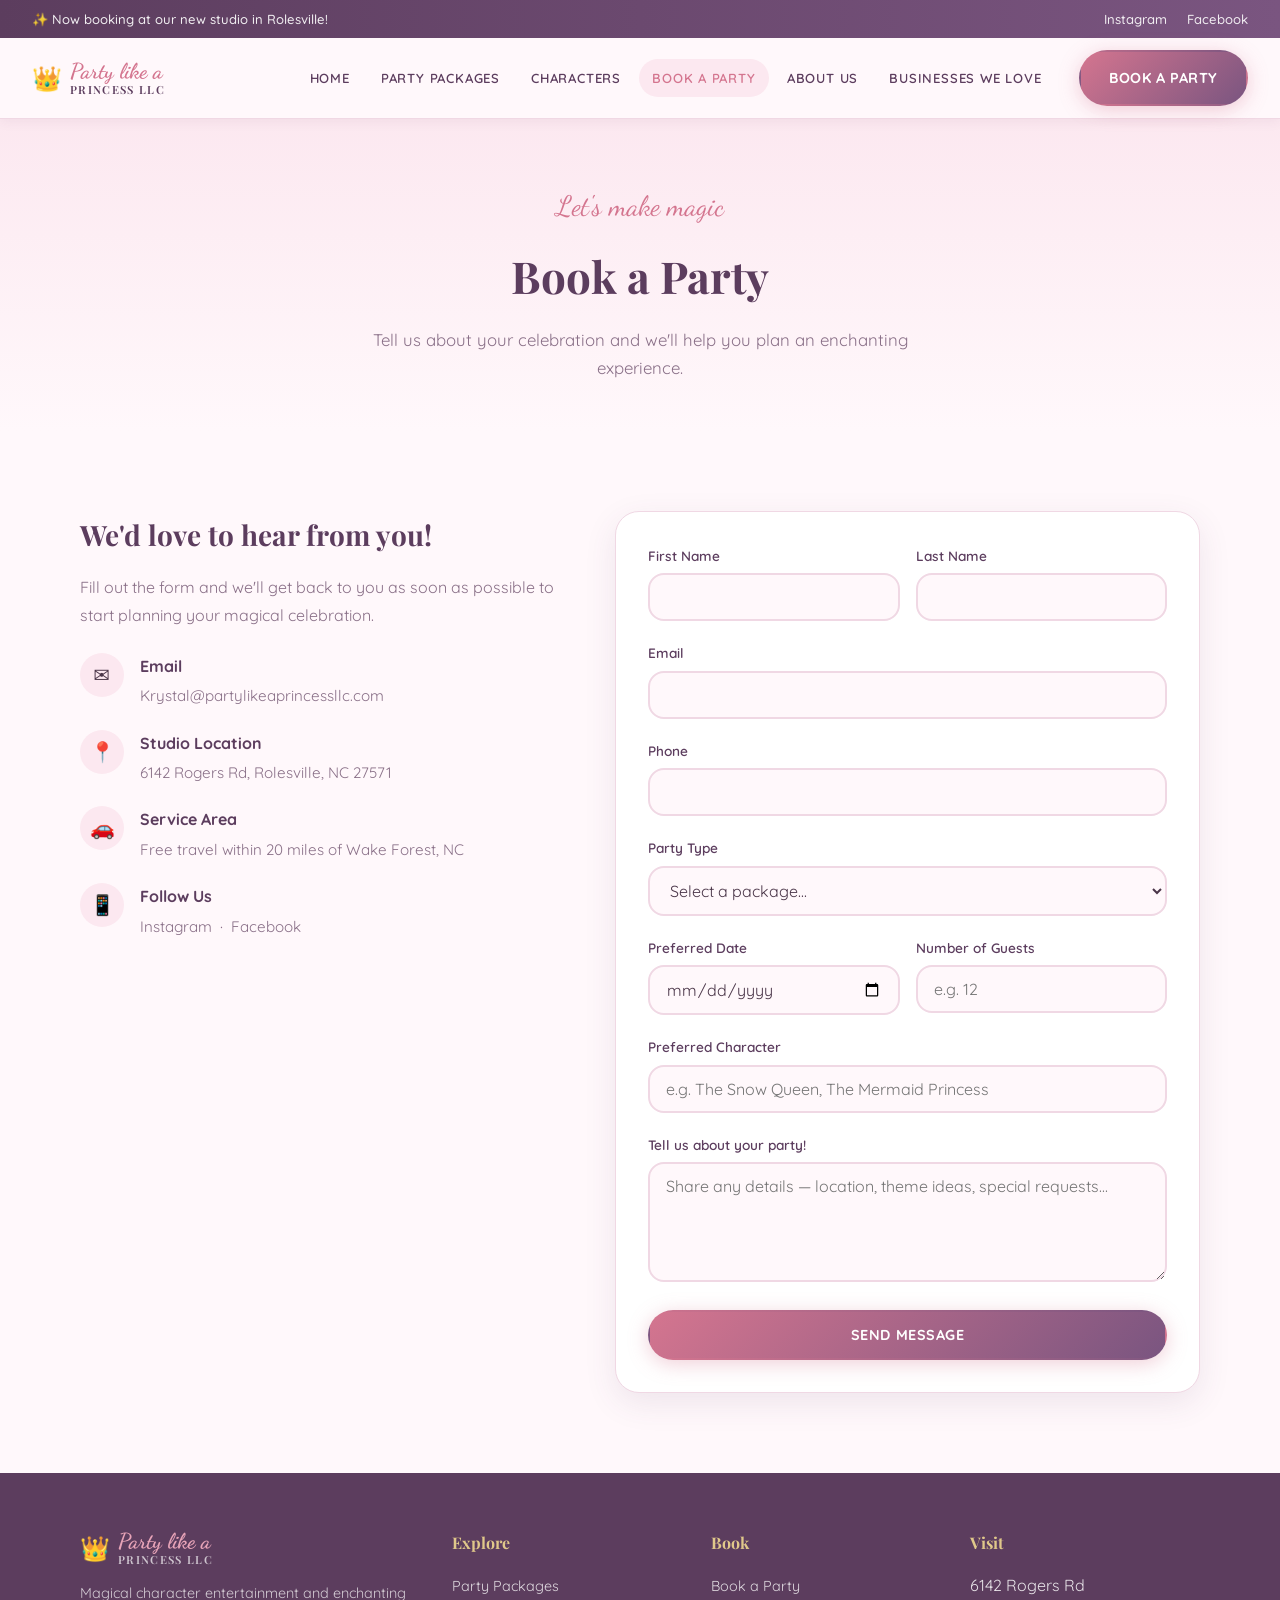
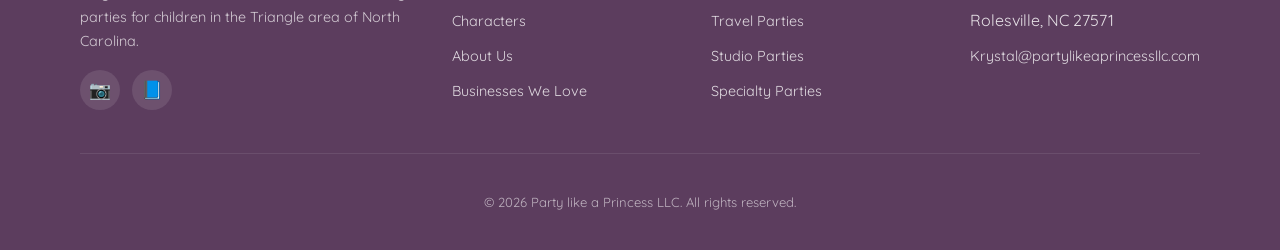
<file: book.html>
<!DOCTYPE html>
<html lang="en">
<head>
  <meta charset="UTF-8">
  <meta name="viewport" content="width=device-width, initial-scale=1.0">
  <meta name="description" content="Book a magical party with Party like a Princess LLC — children's character entertainment in Rolesville &amp; the Triangle, NC.">
  <title>Book a Party — Party like a Princess LLC</title>
  <link rel="preconnect" href="https://fonts.googleapis.com">
  <link rel="preconnect" href="https://fonts.gstatic.com" crossorigin>
  <link href="https://fonts.googleapis.com/css2?family=Dancing+Script:wght@600;700&family=Playfair+Display:ital,wght@0,500;0,600;0,700;1,500&family=Quicksand:wght@400;500;600;700&display=swap" rel="stylesheet">
  <link rel="stylesheet" href="css/styles.css">
</head>
<body>
  <header class="site-header">
    <div class="utility-bar">
      <div class="utility-bar-inner">
        <p>✨ Now booking at our new studio in Rolesville!</p>
        <div class="utility-bar-links">
          <a href="https://www.instagram.com/partylikeaprincessllc/" target="_blank" rel="noopener noreferrer">Instagram</a>
          <a href="https://www.facebook.com/Party-like-a-Princess-LLC-127291132004482/" target="_blank" rel="noopener noreferrer">Facebook</a>
        </div>
      </div>
    </div>
    <nav class="nav" aria-label="Main">
      <a class="nav-logo" href="index.html">
        <span class="nav-logo-crown" aria-hidden="true">👑</span>
        <span class="nav-logo-text">
          <span class="nav-logo-script">Party like a</span>
          <span class="nav-logo-name">Princess LLC</span>
        </span>
      </a>
      <button class="nav-toggle" aria-expanded="false" aria-controls="nav-menu" aria-label="Toggle menu">
        <span></span><span></span><span></span>
      </button>
      <ul class="nav-menu" id="nav-menu">
        <li><a href="index.html">Home</a></li>
        <li><a href="packages.html">Party Packages</a></li>
        <li><a href="characters.html">Characters</a></li>
        <li><a href="book.html" aria-current="page">Book a Party</a></li>
        <li><a href="about.html">About Us</a></li>
        <li><a href="partners.html">Businesses We Love</a></li>
      </ul>
      <div class="nav-actions">
        <a class="btn btn-primary" href="book.html">Book a Party</a>
      </div>
    </nav>
  </header>

  <main>
    <section class="page-hero">
      <div class="container">
        <span class="page-hero-script">Let's make magic</span>
        <h1>Book a Party</h1>
        <p>Tell us about your celebration and we'll help you plan an enchanting experience.</p>
      </div>
    </section>

    <section class="section">
      <div class="container">
        <div class="contact-grid">
          <div class="contact-info">
            <h2>We'd love to hear from you!</h2>
            <p>
              Fill out the form and we'll get back to you as soon as possible to
              start planning your magical celebration.
            </p>

            <div class="contact-detail">
              <div class="contact-detail-icon" aria-hidden="true">✉️</div>
              <div>
                <strong>Email</strong>
                <a href="mailto:Krystal@partylikeaprincessllc.com">Krystal@partylikeaprincessllc.com</a>
              </div>
            </div>

            <div class="contact-detail">
              <div class="contact-detail-icon" aria-hidden="true">📍</div>
              <div>
                <strong>Studio Location</strong>
                <span>6142 Rogers Rd, Rolesville, NC 27571</span>
              </div>
            </div>

            <div class="contact-detail">
              <div class="contact-detail-icon" aria-hidden="true">🚗</div>
              <div>
                <strong>Service Area</strong>
                <span>Free travel within 20 miles of Wake Forest, NC</span>
              </div>
            </div>

            <div class="contact-detail">
              <div class="contact-detail-icon" aria-hidden="true">📱</div>
              <div>
                <strong>Follow Us</strong>
                <span>
                  <a href="https://www.instagram.com/partylikeaprincessllc/" target="_blank" rel="noopener noreferrer">Instagram</a>
                  &nbsp;·&nbsp;
                  <a href="https://www.facebook.com/Party-like-a-Princess-LLC-127291132004482/" target="_blank" rel="noopener noreferrer">Facebook</a>
                </span>
              </div>
            </div>
          </div>

          <div class="contact-form-wrap">
          <form class="contact-form" id="contact-form">
            <div class="form-row">
              <div class="form-group">
                <label for="first-name">First Name</label>
                <input type="text" id="first-name" name="first-name" required autocomplete="given-name">
              </div>
              <div class="form-group">
                <label for="last-name">Last Name</label>
                <input type="text" id="last-name" name="last-name" required autocomplete="family-name">
              </div>
            </div>

            <div class="form-group">
              <label for="email">Email</label>
              <input type="email" id="email" name="email" required autocomplete="email">
            </div>

            <div class="form-group">
              <label for="phone">Phone</label>
              <input type="tel" id="phone" name="phone" autocomplete="tel">
            </div>

            <div class="form-group">
              <label for="party-type">Party Type</label>
              <select id="party-type" name="party-type" required>
                <option value="">Select a package...</option>
                <option value="travel-dreams">Travel — Dreams Do Come True ($275)</option>
                <option value="travel-happily">Travel — Happily Ever After ($350)</option>
                <option value="studio-dreams">Studio — Dreams Do Come True ($500)</option>
                <option value="studio-happily">Studio — Happily Ever After ($625)</option>
                <option value="karaoke">Karaoke Party ($350)</option>
                <option value="spa">Spa Party ($500)</option>
                <option value="other">Not sure yet / Other</option>
              </select>
            </div>

            <div class="form-row">
              <div class="form-group">
                <label for="party-date">Preferred Date</label>
                <input type="date" id="party-date" name="party-date">
              </div>
              <div class="form-group">
                <label for="guests">Number of Guests</label>
                <input type="number" id="guests" name="guests" min="1" max="30" placeholder="e.g. 12">
              </div>
            </div>

            <div class="form-group">
              <label for="character">Preferred Character</label>
              <input type="text" id="character" name="character" placeholder="e.g. The Snow Queen, The Mermaid Princess">
            </div>

            <div class="form-group">
              <label for="message">Tell us about your party!</label>
              <textarea id="message" name="message" placeholder="Share any details — location, theme ideas, special requests..."></textarea>
            </div>

            <button class="btn btn-primary" type="submit" style="width: 100%;">Send Message</button>
          </form>

          <div class="form-success" id="form-success">
            <h3>Thank you! ✨</h3>
            <p>We've received your message and will be in touch soon to start planning your magical celebration.</p>
          </div>
          </div>
        </div>
      </div>
    </section>
  </main>

  <footer class="site-footer">
    <div class="container">
      <div class="footer-grid">
        <div class="footer-brand">
          <a class="nav-logo" href="index.html">
            <span class="nav-logo-crown" aria-hidden="true">👑</span>
            <span class="nav-logo-text">
              <span class="nav-logo-script">Party like a</span>
              <span class="nav-logo-name">Princess LLC</span>
            </span>
          </a>
          <p>Magical character entertainment and enchanting parties for children in the Triangle area of North Carolina.</p>
          <div class="footer-social">
            <a href="https://www.instagram.com/partylikeaprincessllc/" target="_blank" rel="noopener noreferrer" aria-label="Instagram">📷</a>
            <a href="https://www.facebook.com/Party-like-a-Princess-LLC-127291132004482/" target="_blank" rel="noopener noreferrer" aria-label="Facebook">📘</a>
          </div>
        </div>
        <div class="footer-col">
          <h4>Explore</h4>
          <ul>
            <li><a href="packages.html">Party Packages</a></li>
            <li><a href="characters.html">Characters</a></li>
            <li><a href="about.html">About Us</a></li>
            <li><a href="partners.html">Businesses We Love</a></li>
          </ul>
        </div>
        <div class="footer-col">
          <h4>Book</h4>
          <ul>
            <li><a href="book.html">Book a Party</a></li>
            <li><a href="packages.html#travel">Travel Parties</a></li>
            <li><a href="packages.html#studio">Studio Parties</a></li>
            <li><a href="packages.html#specialty">Specialty Parties</a></li>
          </ul>
        </div>
        <div class="footer-col">
          <h4>Visit</h4>
          <ul>
            <li>6142 Rogers Rd</li>
            <li>Rolesville, NC 27571</li>
            <li><a href="mailto:Krystal@partylikeaprincessllc.com">Krystal@partylikeaprincessllc.com</a></li>
          </ul>
        </div>
      </div>
      <div class="footer-bottom">
        <p>&copy; 2026 Party like a Princess LLC. All rights reserved.</p>
      </div>
    </div>
  </footer>

  <script src="js/main.js"></script>
</body>
</html>
</file>
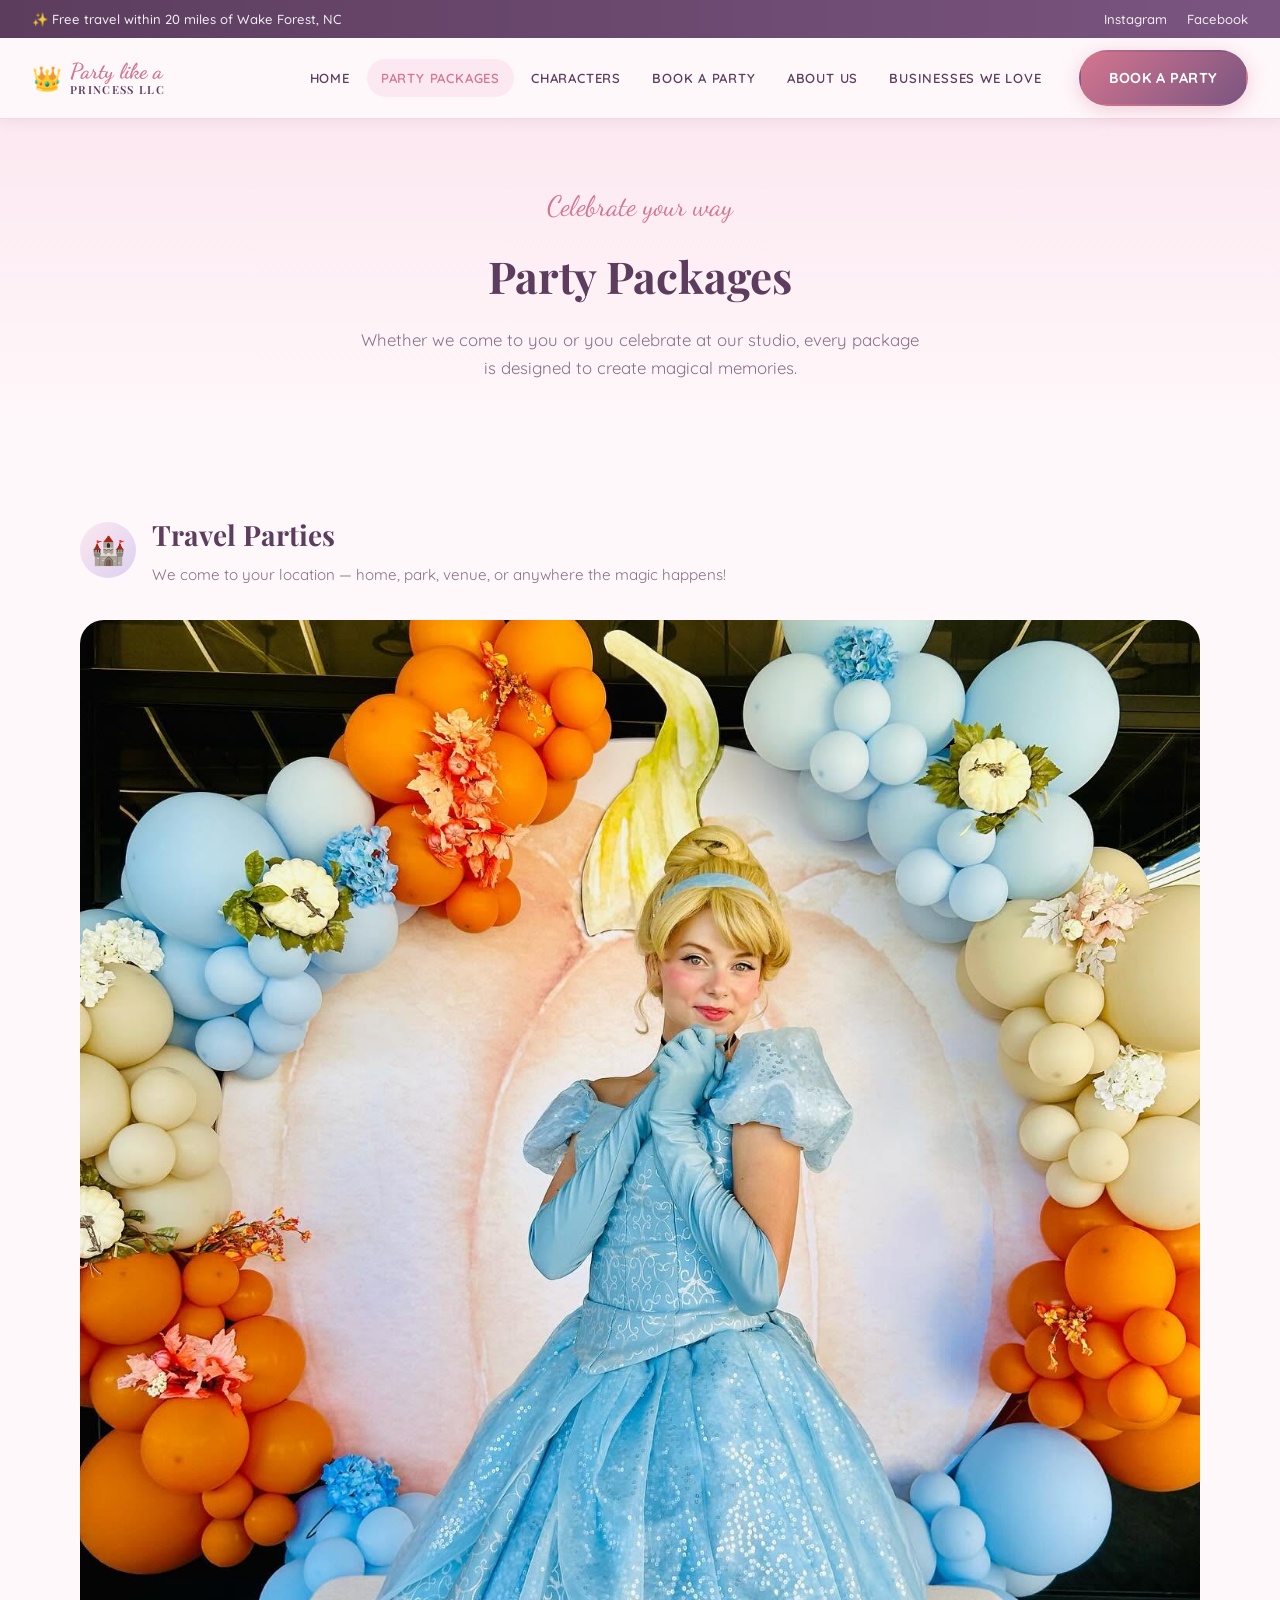
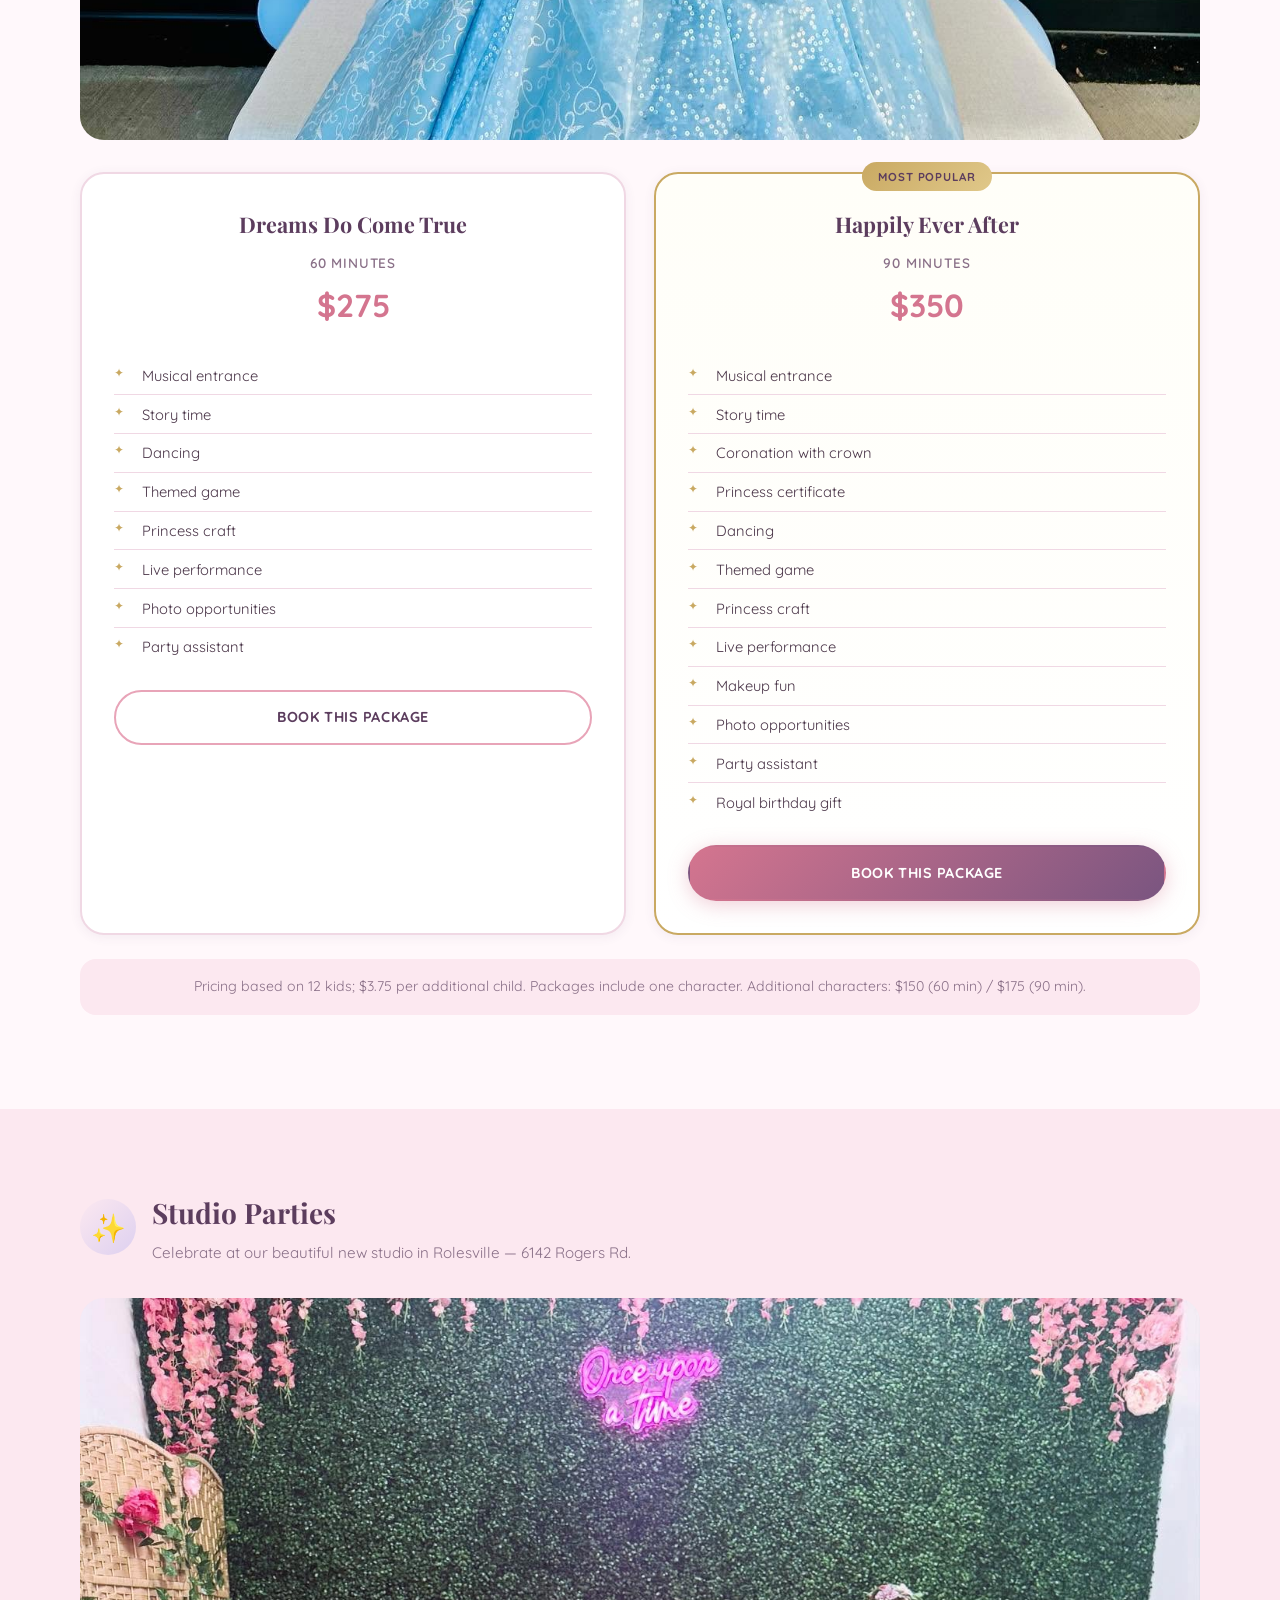
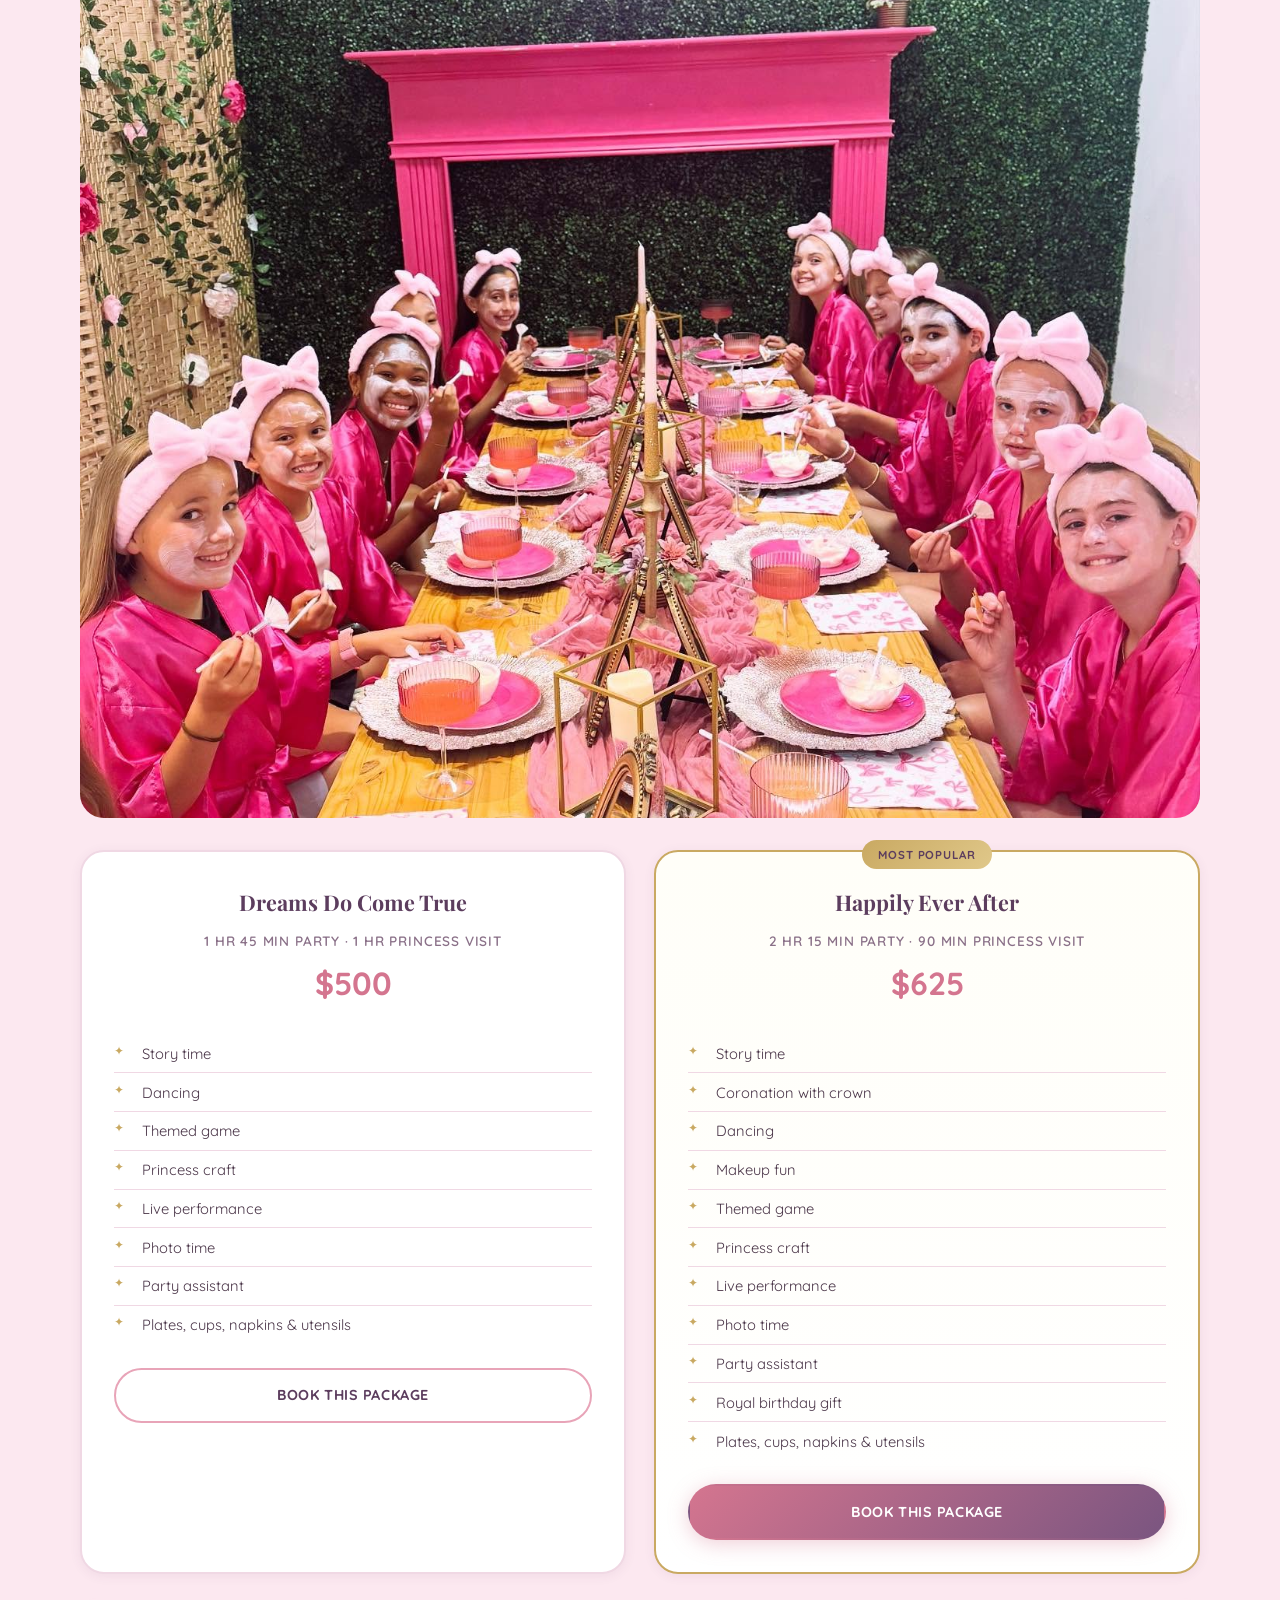
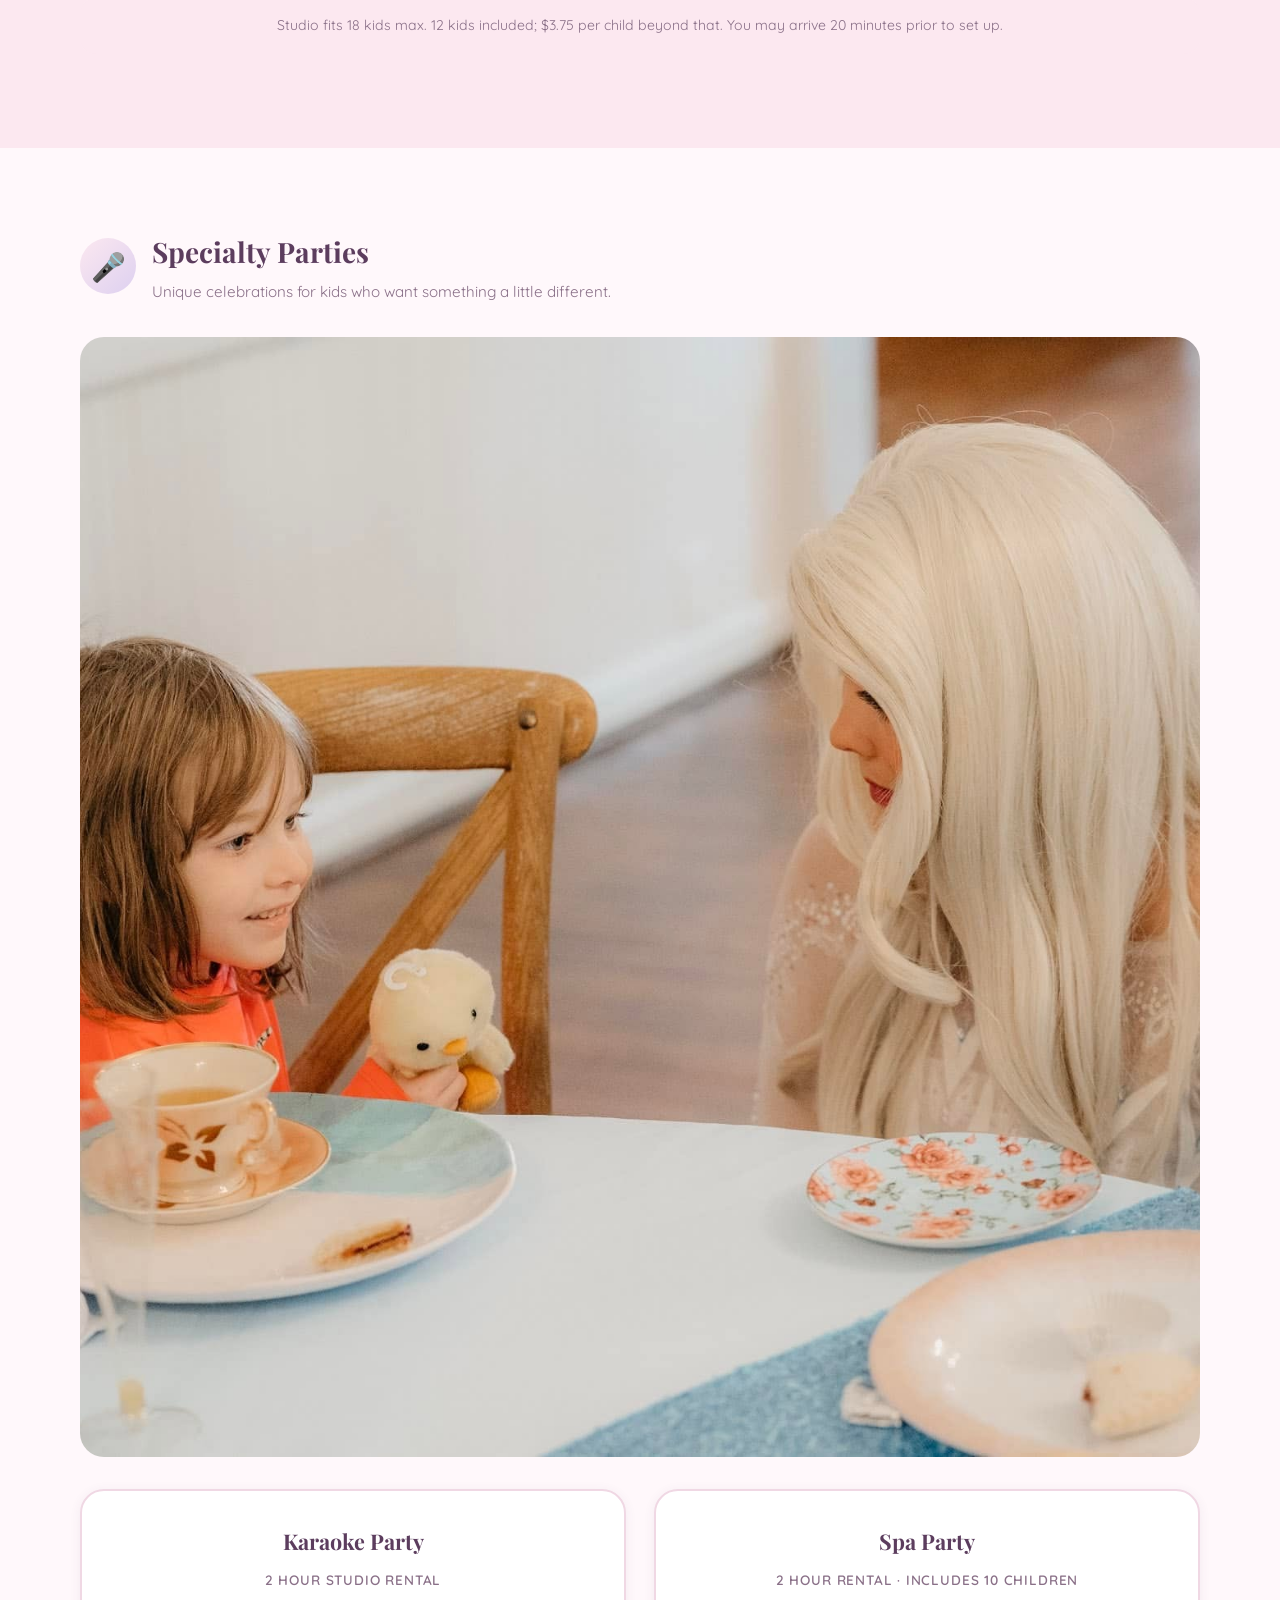
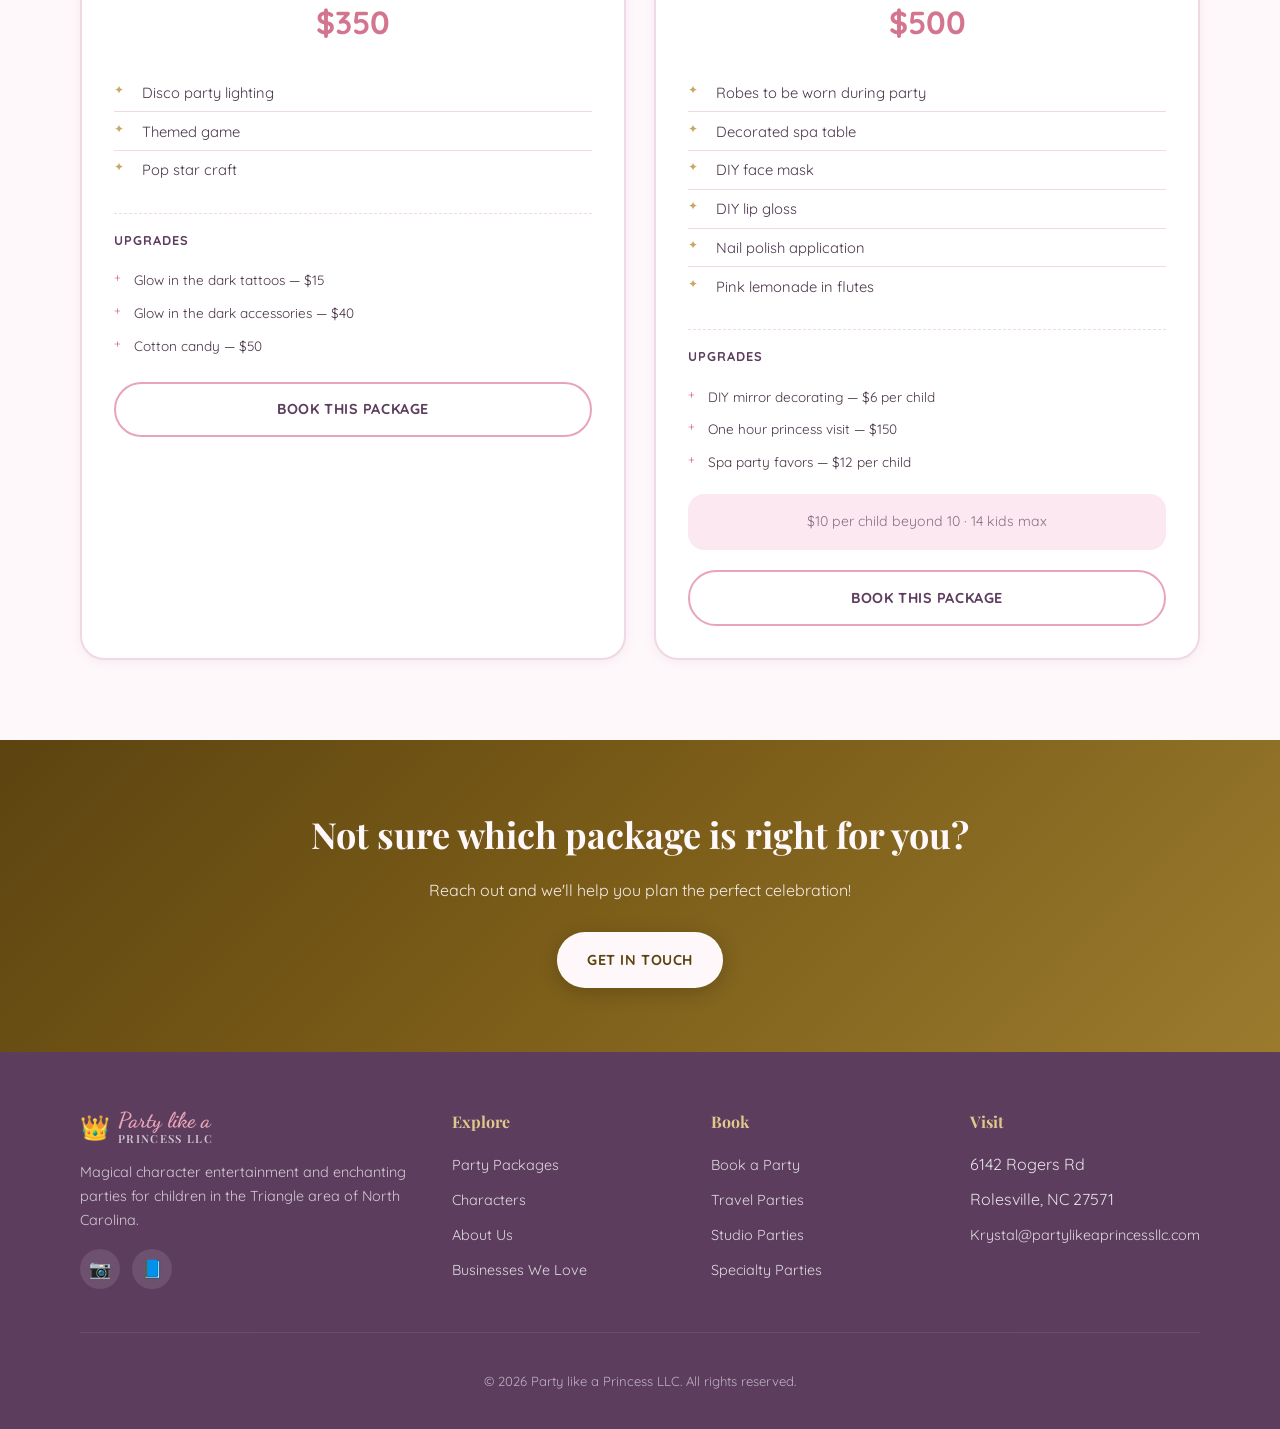
<file: packages.html>
<!DOCTYPE html>
<html lang="en">
<head>
  <meta charset="UTF-8">
  <meta name="viewport" content="width=device-width, initial-scale=1.0">
  <meta name="description" content="Party packages from Party like a Princess LLC — travel parties, studio celebrations, karaoke, and spa parties in the Triangle, NC.">
  <title>Party Packages — Party like a Princess LLC</title>
  <link rel="preconnect" href="https://fonts.googleapis.com">
  <link rel="preconnect" href="https://fonts.gstatic.com" crossorigin>
  <link href="https://fonts.googleapis.com/css2?family=Dancing+Script:wght@600;700&family=Playfair+Display:ital,wght@0,500;0,600;0,700;1,500&family=Quicksand:wght@400;500;600;700&display=swap" rel="stylesheet">
  <link rel="stylesheet" href="css/styles.css">
</head>
<body>
  <header class="site-header">
    <div class="utility-bar">
      <div class="utility-bar-inner">
        <p>✨ Free travel within 20 miles of Wake Forest, NC</p>
        <div class="utility-bar-links">
          <a href="https://www.instagram.com/partylikeaprincessllc/" target="_blank" rel="noopener noreferrer">Instagram</a>
          <a href="https://www.facebook.com/Party-like-a-Princess-LLC-127291132004482/" target="_blank" rel="noopener noreferrer">Facebook</a>
        </div>
      </div>
    </div>
    <nav class="nav" aria-label="Main">
      <a class="nav-logo" href="index.html">
        <span class="nav-logo-crown" aria-hidden="true">👑</span>
        <span class="nav-logo-text">
          <span class="nav-logo-script">Party like a</span>
          <span class="nav-logo-name">Princess LLC</span>
        </span>
      </a>
      <button class="nav-toggle" aria-expanded="false" aria-controls="nav-menu" aria-label="Toggle menu">
        <span></span><span></span><span></span>
      </button>
      <ul class="nav-menu" id="nav-menu">
        <li><a href="index.html">Home</a></li>
        <li><a href="packages.html" aria-current="page">Party Packages</a></li>
        <li><a href="characters.html">Characters</a></li>
        <li><a href="book.html">Book a Party</a></li>
        <li><a href="about.html">About Us</a></li>
        <li><a href="partners.html">Businesses We Love</a></li>
      </ul>
      <div class="nav-actions">
        <a class="btn btn-primary" href="book.html">Book a Party</a>
      </div>
    </nav>
  </header>

  <main>
    <section class="page-hero">
      <div class="container">
        <span class="page-hero-script">Celebrate your way</span>
        <h1>Party Packages</h1>
        <p>Whether we come to you or you celebrate at our studio, every package is designed to create magical memories.</p>
      </div>
    </section>

    <section class="section" id="travel">
      <div class="container">
        <div class="package-section">
          <div class="package-category">
            <div class="package-category-icon" aria-hidden="true">🏰</div>
            <div>
              <h2>Travel Parties</h2>
              <p>We come to your location — home, park, venue, or anywhere the magic happens!</p>
            </div>
          </div>
          <div class="studio-gallery studio-gallery--single">
            <img src="images/travel-parties.jpg" alt="Travel princess party with balloon arch" width="1200" height="800" loading="lazy">
          </div>
          <div class="package-grid">
            <article class="package-card">
              <h3>Dreams Do Come True</h3>
              <p class="package-duration">60 minutes</p>
              <p class="package-price">$275</p>
              <ul>
                <li>Musical entrance</li>
                <li>Story time</li>
                <li>Dancing</li>
                <li>Themed game</li>
                <li>Princess craft</li>
                <li>Live performance</li>
                <li>Photo opportunities</li>
                <li>Party assistant</li>
              </ul>
              <a class="btn btn-secondary" href="book.html">Book This Package</a>
            </article>
            <article class="package-card package-card--featured">
              <h3>Happily Ever After</h3>
              <p class="package-duration">90 minutes</p>
              <p class="package-price">$350</p>
              <ul>
                <li>Musical entrance</li>
                <li>Story time</li>
                <li>Coronation with crown</li>
                <li>Princess certificate</li>
                <li>Dancing</li>
                <li>Themed game</li>
                <li>Princess craft</li>
                <li>Live performance</li>
                <li>Makeup fun</li>
                <li>Photo opportunities</li>
                <li>Party assistant</li>
                <li>Royal birthday gift</li>
              </ul>
              <a class="btn btn-primary" href="book.html">Book This Package</a>
            </article>
          </div>
          <p class="package-note">
            Pricing based on 12 kids; $3.75 per additional child. Packages include one character.
            Additional characters: $150 (60 min) / $175 (90 min).
          </p>
        </div>
      </div>
    </section>

    <section class="section section--blush" id="studio">
      <div class="container">
        <div class="package-section">
          <div class="package-category">
            <div class="package-category-icon" aria-hidden="true">✨</div>
            <div>
              <h2>Studio Parties</h2>
              <p>Celebrate at our beautiful new studio in Rolesville — 6142 Rogers Rd.</p>
            </div>
          </div>
          <div class="studio-gallery studio-gallery--single">
            <img src="images/studio-parties.jpg" alt="Party like a Princess studio spa party" width="1200" height="800" loading="lazy">
          </div>
          <div class="package-grid">
            <article class="package-card">
              <h3>Dreams Do Come True</h3>
              <p class="package-duration">1 hr 45 min party · 1 hr princess visit</p>
              <p class="package-price">$500</p>
              <ul>
                <li>Story time</li>
                <li>Dancing</li>
                <li>Themed game</li>
                <li>Princess craft</li>
                <li>Live performance</li>
                <li>Photo time</li>
                <li>Party assistant</li>
                <li>Plates, cups, napkins &amp; utensils</li>
              </ul>
              <a class="btn btn-secondary" href="book.html">Book This Package</a>
            </article>
            <article class="package-card package-card--featured">
              <h3>Happily Ever After</h3>
              <p class="package-duration">2 hr 15 min party · 90 min princess visit</p>
              <p class="package-price">$625</p>
              <ul>
                <li>Story time</li>
                <li>Coronation with crown</li>
                <li>Dancing</li>
                <li>Makeup fun</li>
                <li>Themed game</li>
                <li>Princess craft</li>
                <li>Live performance</li>
                <li>Photo time</li>
                <li>Party assistant</li>
                <li>Royal birthday gift</li>
                <li>Plates, cups, napkins &amp; utensils</li>
              </ul>
              <a class="btn btn-primary" href="book.html">Book This Package</a>
            </article>
          </div>
          <p class="package-note">
            Studio fits 18 kids max. 12 kids included; $3.75 per child beyond that.
            You may arrive 20 minutes prior to set up.
          </p>
        </div>
      </div>
    </section>

    <section class="section" id="specialty">
      <div class="container">
        <div class="package-section">
          <div class="package-category">
            <div class="package-category-icon" aria-hidden="true">🎤</div>
            <div>
              <h2>Specialty Parties</h2>
              <p>Unique celebrations for kids who want something a little different.</p>
            </div>
          </div>
          <div class="studio-gallery studio-gallery--single">
            <img src="images/specialty-parties.jpg" alt="Specialty tea party with princess character" width="1200" height="800" loading="lazy">
          </div>
          <div class="package-grid">
            <article class="package-card">
              <h3>Karaoke Party</h3>
              <p class="package-duration">2 hour studio rental</p>
              <p class="package-price">$350</p>
              <ul>
                <li>Disco party lighting</li>
                <li>Themed game</li>
                <li>Pop star craft</li>
              </ul>
              <div class="package-upgrades">
                <h4>Upgrades</h4>
                <ul>
                  <li>Glow in the dark tattoos — $15</li>
                  <li>Glow in the dark accessories — $40</li>
                  <li>Cotton candy — $50</li>
                </ul>
              </div>
              <a class="btn btn-secondary" href="book.html" style="margin-top: 1.25rem;">Book This Package</a>
            </article>
            <article class="package-card">
              <h3>Spa Party</h3>
              <p class="package-duration">2 hour rental · includes 10 children</p>
              <p class="package-price">$500</p>
              <ul>
                <li>Robes to be worn during party</li>
                <li>Decorated spa table</li>
                <li>DIY face mask</li>
                <li>DIY lip gloss</li>
                <li>Nail polish application</li>
                <li>Pink lemonade in flutes</li>
              </ul>
              <div class="package-upgrades">
                <h4>Upgrades</h4>
                <ul>
                  <li>DIY mirror decorating — $6 per child</li>
                  <li>One hour princess visit — $150</li>
                  <li>Spa party favors — $12 per child</li>
                </ul>
              </div>
              <p class="package-note" style="margin-top: 1rem; margin-bottom: 0;">
                $10 per child beyond 10 · 14 kids max
              </p>
              <a class="btn btn-secondary" href="book.html" style="margin-top: 1.25rem;">Book This Package</a>
            </article>
          </div>
        </div>
      </div>
    </section>

    <section class="cta-banner">
      <div class="container">
        <h2>Not sure which package is right for you?</h2>
        <p>Reach out and we'll help you plan the perfect celebration!</p>
        <a class="btn btn-primary" href="book.html">Get in Touch</a>
      </div>
    </section>
  </main>

  <footer class="site-footer">
    <div class="container">
      <div class="footer-grid">
        <div class="footer-brand">
          <a class="nav-logo" href="index.html">
            <span class="nav-logo-crown" aria-hidden="true">👑</span>
            <span class="nav-logo-text">
              <span class="nav-logo-script">Party like a</span>
              <span class="nav-logo-name">Princess LLC</span>
            </span>
          </a>
          <p>Magical character entertainment and enchanting parties for children in the Triangle area of North Carolina.</p>
          <div class="footer-social">
            <a href="https://www.instagram.com/partylikeaprincessllc/" target="_blank" rel="noopener noreferrer" aria-label="Instagram">📷</a>
            <a href="https://www.facebook.com/Party-like-a-Princess-LLC-127291132004482/" target="_blank" rel="noopener noreferrer" aria-label="Facebook">📘</a>
          </div>
        </div>
        <div class="footer-col">
          <h4>Explore</h4>
          <ul>
            <li><a href="packages.html">Party Packages</a></li>
            <li><a href="characters.html">Characters</a></li>
            <li><a href="about.html">About Us</a></li>
            <li><a href="partners.html">Businesses We Love</a></li>
          </ul>
        </div>
        <div class="footer-col">
          <h4>Book</h4>
          <ul>
            <li><a href="book.html">Book a Party</a></li>
            <li><a href="packages.html#travel">Travel Parties</a></li>
            <li><a href="packages.html#studio">Studio Parties</a></li>
            <li><a href="packages.html#specialty">Specialty Parties</a></li>
          </ul>
        </div>
        <div class="footer-col">
          <h4>Visit</h4>
          <ul>
            <li>6142 Rogers Rd</li>
            <li>Rolesville, NC 27571</li>
            <li><a href="mailto:Krystal@partylikeaprincessllc.com">Krystal@partylikeaprincessllc.com</a></li>
          </ul>
        </div>
      </div>
      <div class="footer-bottom">
        <p>&copy; 2026 Party like a Princess LLC. All rights reserved.</p>
      </div>
    </div>
  </footer>

  <script src="js/main.js"></script>
</body>
</html>
</file>
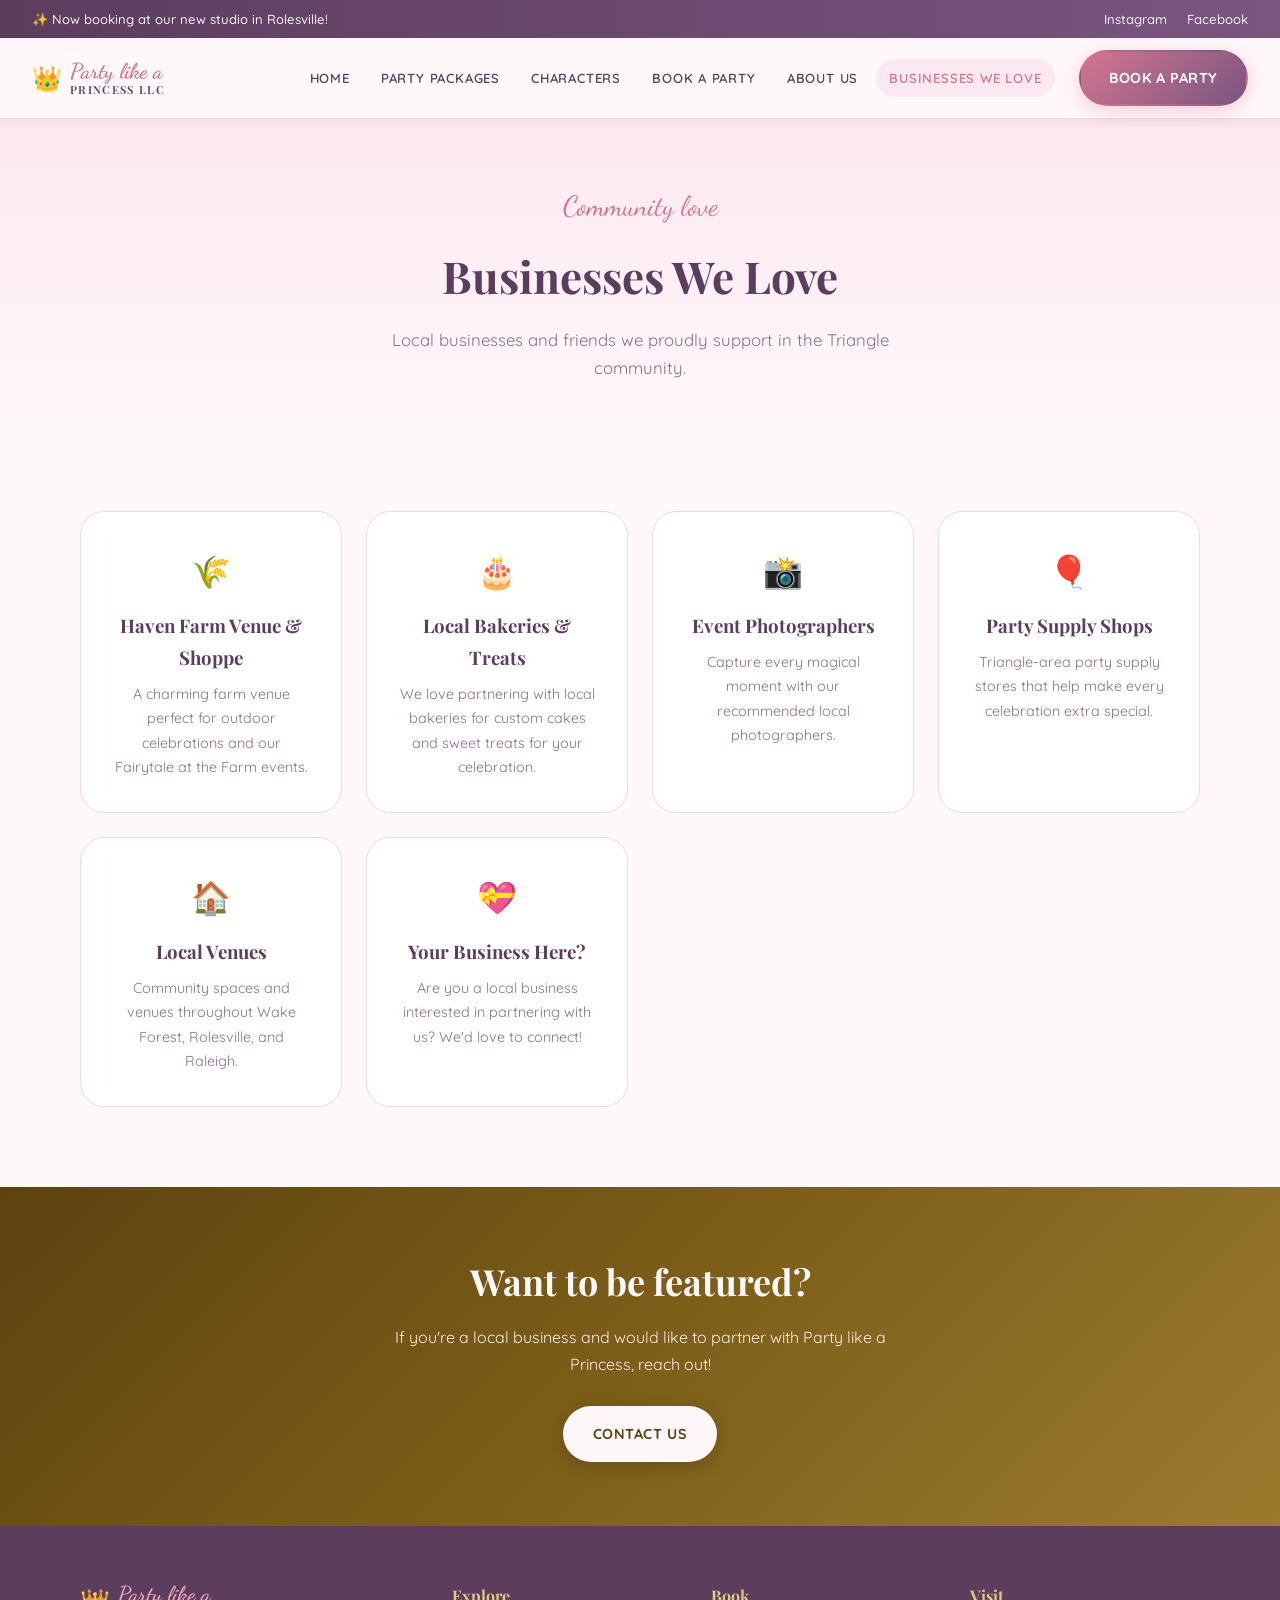
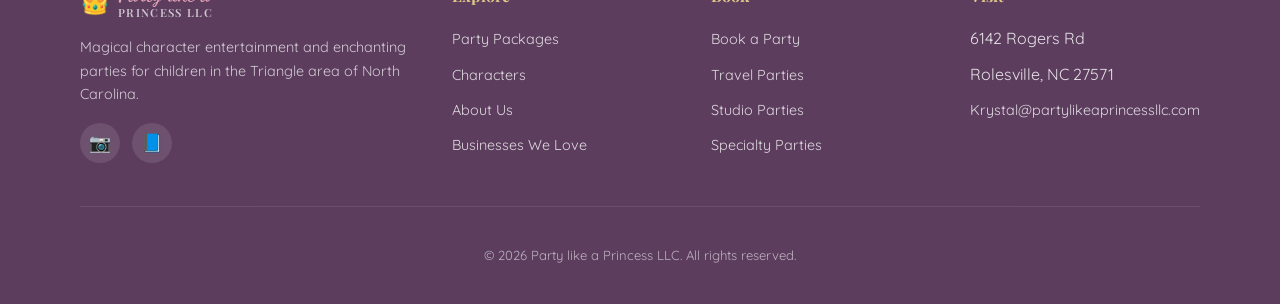
<file: partners.html>
<!DOCTYPE html>
<html lang="en">
<head>
  <meta charset="UTF-8">
  <meta name="viewport" content="width=device-width, initial-scale=1.0">
  <meta name="description" content="Businesses We Love — local partners and friends of Party like a Princess LLC in the Triangle, NC.">
  <title>Businesses We Love — Party like a Princess LLC</title>
  <link rel="preconnect" href="https://fonts.googleapis.com">
  <link rel="preconnect" href="https://fonts.gstatic.com" crossorigin>
  <link href="https://fonts.googleapis.com/css2?family=Dancing+Script:wght@600;700&family=Playfair+Display:ital,wght@0,500;0,600;0,700;1,500&family=Quicksand:wght@400;500;600;700&display=swap" rel="stylesheet">
  <link rel="stylesheet" href="css/styles.css">
</head>
<body>
  <header class="site-header">
    <div class="utility-bar">
      <div class="utility-bar-inner">
        <p>✨ Now booking at our new studio in Rolesville!</p>
        <div class="utility-bar-links">
          <a href="https://www.instagram.com/partylikeaprincessllc/" target="_blank" rel="noopener noreferrer">Instagram</a>
          <a href="https://www.facebook.com/Party-like-a-Princess-LLC-127291132004482/" target="_blank" rel="noopener noreferrer">Facebook</a>
        </div>
      </div>
    </div>
    <nav class="nav" aria-label="Main">
      <a class="nav-logo" href="index.html">
        <span class="nav-logo-crown" aria-hidden="true">👑</span>
        <span class="nav-logo-text">
          <span class="nav-logo-script">Party like a</span>
          <span class="nav-logo-name">Princess LLC</span>
        </span>
      </a>
      <button class="nav-toggle" aria-expanded="false" aria-controls="nav-menu" aria-label="Toggle menu">
        <span></span><span></span><span></span>
      </button>
      <ul class="nav-menu" id="nav-menu">
        <li><a href="index.html">Home</a></li>
        <li><a href="packages.html">Party Packages</a></li>
        <li><a href="characters.html">Characters</a></li>
        <li><a href="book.html">Book a Party</a></li>
        <li><a href="about.html">About Us</a></li>
        <li><a href="partners.html" aria-current="page">Businesses We Love</a></li>
      </ul>
      <div class="nav-actions">
        <a class="btn btn-primary" href="book.html">Book a Party</a>
      </div>
    </nav>
  </header>

  <main>
    <section class="page-hero">
      <div class="container">
        <span class="page-hero-script">Community love</span>
        <h1>Businesses We Love</h1>
        <p>Local businesses and friends we proudly support in the Triangle community.</p>
      </div>
    </section>

    <section class="section">
      <div class="container">
        <div class="partners-grid">
          <article class="partner-card">
            <p style="font-size: 2rem; margin: 0 0 0.75rem;" aria-hidden="true">🌾</p>
            <h3>Haven Farm Venue &amp; Shoppe</h3>
            <p>A charming farm venue perfect for outdoor celebrations and our Fairytale at the Farm events.</p>
          </article>
          <article class="partner-card">
            <p style="font-size: 2rem; margin: 0 0 0.75rem;" aria-hidden="true">🎂</p>
            <h3>Local Bakeries &amp; Treats</h3>
            <p>We love partnering with local bakeries for custom cakes and sweet treats for your celebration.</p>
          </article>
          <article class="partner-card">
            <p style="font-size: 2rem; margin: 0 0 0.75rem;" aria-hidden="true">📸</p>
            <h3>Event Photographers</h3>
            <p>Capture every magical moment with our recommended local photographers.</p>
          </article>
          <article class="partner-card">
            <p style="font-size: 2rem; margin: 0 0 0.75rem;" aria-hidden="true">🎈</p>
            <h3>Party Supply Shops</h3>
            <p>Triangle-area party supply stores that help make every celebration extra special.</p>
          </article>
          <article class="partner-card">
            <p style="font-size: 2rem; margin: 0 0 0.75rem;" aria-hidden="true">🏠</p>
            <h3>Local Venues</h3>
            <p>Community spaces and venues throughout Wake Forest, Rolesville, and Raleigh.</p>
          </article>
          <article class="partner-card">
            <p style="font-size: 2rem; margin: 0 0 0.75rem;" aria-hidden="true">💝</p>
            <h3>Your Business Here?</h3>
            <p>Are you a local business interested in partnering with us? We'd love to connect!</p>
          </article>
        </div>
      </div>
    </section>

    <section class="cta-banner">
      <div class="container">
        <h2>Want to be featured?</h2>
        <p>If you're a local business and would like to partner with Party like a Princess, reach out!</p>
        <a class="btn btn-primary" href="book.html">Contact Us</a>
      </div>
    </section>
  </main>

  <footer class="site-footer">
    <div class="container">
      <div class="footer-grid">
        <div class="footer-brand">
          <a class="nav-logo" href="index.html">
            <span class="nav-logo-crown" aria-hidden="true">👑</span>
            <span class="nav-logo-text">
              <span class="nav-logo-script">Party like a</span>
              <span class="nav-logo-name">Princess LLC</span>
            </span>
          </a>
          <p>Magical character entertainment and enchanting parties for children in the Triangle area of North Carolina.</p>
          <div class="footer-social">
            <a href="https://www.instagram.com/partylikeaprincessllc/" target="_blank" rel="noopener noreferrer" aria-label="Instagram">📷</a>
            <a href="https://www.facebook.com/Party-like-a-Princess-LLC-127291132004482/" target="_blank" rel="noopener noreferrer" aria-label="Facebook">📘</a>
          </div>
        </div>
        <div class="footer-col">
          <h4>Explore</h4>
          <ul>
            <li><a href="packages.html">Party Packages</a></li>
            <li><a href="characters.html">Characters</a></li>
            <li><a href="about.html">About Us</a></li>
            <li><a href="partners.html">Businesses We Love</a></li>
          </ul>
        </div>
        <div class="footer-col">
          <h4>Book</h4>
          <ul>
            <li><a href="book.html">Book a Party</a></li>
            <li><a href="packages.html#travel">Travel Parties</a></li>
            <li><a href="packages.html#studio">Studio Parties</a></li>
            <li><a href="packages.html#specialty">Specialty Parties</a></li>
          </ul>
        </div>
        <div class="footer-col">
          <h4>Visit</h4>
          <ul>
            <li>6142 Rogers Rd</li>
            <li>Rolesville, NC 27571</li>
            <li><a href="mailto:Krystal@partylikeaprincessllc.com">Krystal@partylikeaprincessllc.com</a></li>
          </ul>
        </div>
      </div>
      <div class="footer-bottom">
        <p>&copy; 2026 Party like a Princess LLC. All rights reserved.</p>
      </div>
    </div>
  </footer>

  <script src="js/main.js"></script>
</body>
</html>
</file>
<file: css/styles.css>
/* Party like a Princess LLC — sweet & magical */
:root {
  --color-blush: #fce8f0;
  --color-blush-deep: #f5d0e0;
  --color-pink: #e8a4b8;
  --color-rose: #d4758f;
  --color-lavender: #ddd0f0;
  --color-lavender-deep: #c4b0e0;
  --color-plum: #5c3d5e;
  --color-plum-light: #7a5580;
  --color-gold: #c9a962;
  --color-gold-light: #e0c88a;
  --color-cream: #fff8fb;
  --color-white: #ffffff;
  --color-text: #4a3548;
  --color-muted: #8a7088;
  --color-border: #f0d8e4;
  --font-display: "Playfair Display", Georgia, serif;
  --font-script: "Dancing Script", cursive;
  --font-body: "Quicksand", system-ui, sans-serif;
  --shadow-sm: 0 2px 12px rgba(92, 61, 94, 0.07);
  --shadow-md: 0 10px 32px rgba(92, 61, 94, 0.1);
  --shadow-lg: 0 20px 50px rgba(92, 61, 94, 0.14);
  --radius: 16px;
  --radius-lg: 24px;
  --nav-height: 80px;
  --transition: 0.25s ease;
}

*,
*::before,
*::after {
  box-sizing: border-box;
}

html {
  scroll-behavior: smooth;
}

body {
  margin: 0;
  font-family: var(--font-body);
  font-size: 1rem;
  line-height: 1.7;
  color: var(--color-text);
  background: var(--color-cream);
}

img {
  max-width: 100%;
  height: auto;
  display: block;
}

a {
  color: var(--color-plum-light);
  text-decoration: none;
  transition: color var(--transition);
}

a:hover {
  color: var(--color-rose);
}

.container {
  width: min(1120px, calc(100% - 2rem));
  margin-inline: auto;
}

.container--wide {
  width: min(1280px, calc(100% - 2rem));
}

.container--characters {
  width: min(1520px, calc(100% - 1.5rem));
}

/* Sparkle background */
.sparkle-bg {
  position: relative;
  overflow: hidden;
}

.sparkle-bg::before {
  content: "";
  position: absolute;
  inset: 0;
  background-image:
    radial-gradient(circle at 10% 20%, rgba(201, 169, 98, 0.15) 0 2px, transparent 3px),
    radial-gradient(circle at 80% 10%, rgba(232, 164, 184, 0.2) 0 2px, transparent 3px),
    radial-gradient(circle at 60% 80%, rgba(212, 192, 232, 0.2) 0 2px, transparent 3px),
    radial-gradient(circle at 30% 60%, rgba(201, 169, 98, 0.12) 0 1px, transparent 2px),
    radial-gradient(circle at 90% 50%, rgba(232, 164, 184, 0.15) 0 2px, transparent 3px);
  pointer-events: none;
}

/* Header */
.site-header {
  position: sticky;
  top: 0;
  z-index: 100;
  background: rgba(255, 248, 251, 0.95);
  backdrop-filter: blur(14px);
  border-bottom: 1px solid var(--color-border);
  box-shadow: var(--shadow-sm);
}

.utility-bar {
  background: linear-gradient(90deg, var(--color-plum), var(--color-plum-light));
  color: rgba(255, 255, 255, 0.92);
  font-size: 0.82rem;
  font-weight: 500;
}

.utility-bar-inner {
  display: flex;
  justify-content: space-between;
  align-items: center;
  gap: 1rem;
  width: 100%;
  padding: 0.5rem clamp(1rem, 3vw, 2rem);
}

.utility-bar-inner p {
  margin: 0;
  text-align: left;
}

.utility-bar-links {
  display: flex;
  gap: 1.25rem;
}

.utility-bar-links a {
  color: rgba(255, 255, 255, 0.9);
}

.utility-bar-links a:hover {
  color: var(--color-gold-light);
}

.nav {
  display: flex;
  align-items: center;
  justify-content: flex-start;
  gap: 1.5rem;
  width: 100%;
  padding: 0.75rem clamp(1rem, 3vw, 2rem);
  min-height: var(--nav-height);
}

.nav-logo {
  display: flex;
  align-items: center;
  gap: 0.5rem;
  color: var(--color-plum);
  flex-shrink: 0;
  margin-right: auto;
}

.nav-logo:hover {
  color: var(--color-rose);
}

.nav-logo-crown {
  font-size: 1.5rem;
  line-height: 1;
}

.nav-logo-text {
  display: flex;
  flex-direction: column;
  line-height: 1.15;
}

.nav-logo-script {
  font-family: var(--font-script);
  font-size: 1.35rem;
  font-weight: 700;
  color: var(--color-rose);
}

.nav-logo-name {
  font-family: var(--font-display);
  font-size: 0.7rem;
  font-weight: 600;
  letter-spacing: 0.12em;
  text-transform: uppercase;
}

.nav-menu {
  display: flex;
  align-items: center;
  gap: 0.25rem;
  list-style: none;
  margin: 0;
  padding: 0;
}

.nav-menu a {
  display: block;
  padding: 0.5rem 0.85rem;
  font-size: 0.82rem;
  font-weight: 600;
  letter-spacing: 0.06em;
  text-transform: uppercase;
  color: var(--color-plum);
  border-radius: 999px;
  transition: background var(--transition), color var(--transition);
}

.nav-menu a:hover,
.nav-menu a[aria-current="page"] {
  background: var(--color-blush);
  color: var(--color-rose);
}

.nav-actions {
  flex-shrink: 0;
}

.nav-toggle {
  display: none;
  flex-direction: column;
  justify-content: center;
  gap: 5px;
  width: 44px;
  height: 44px;
  padding: 0;
  border: none;
  background: transparent;
  cursor: pointer;
}

.nav-toggle span {
  display: block;
  width: 22px;
  height: 2px;
  margin-inline: auto;
  background: var(--color-plum);
  border-radius: 2px;
  transition: transform var(--transition), opacity var(--transition);
}

/* Buttons */
.btn {
  display: inline-flex;
  align-items: center;
  justify-content: center;
  gap: 0.5rem;
  padding: 0.85rem 1.75rem;
  font-family: var(--font-body);
  font-size: 0.9rem;
  font-weight: 700;
  letter-spacing: 0.04em;
  text-transform: uppercase;
  border: 2px solid transparent;
  border-radius: 999px;
  cursor: pointer;
  transition: transform var(--transition), box-shadow var(--transition), background var(--transition);
}

.btn:hover {
  transform: translateY(-2px);
}

.btn-primary {
  background: linear-gradient(135deg, var(--color-rose), var(--color-plum-light));
  color: var(--color-white);
  box-shadow: 0 4px 20px rgba(212, 117, 143, 0.35);
}

.btn-primary:hover {
  color: var(--color-white);
  box-shadow: 0 8px 28px rgba(212, 117, 143, 0.45);
}

.btn-secondary {
  background: var(--color-white);
  color: var(--color-plum);
  border-color: var(--color-pink);
}

.btn-secondary:hover {
  background: var(--color-blush);
  color: var(--color-plum);
}

.btn-gold {
  background: linear-gradient(135deg, var(--color-gold), var(--color-gold-light));
  color: var(--color-plum);
  box-shadow: 0 4px 16px rgba(201, 169, 98, 0.3);
}

.btn-gold:hover {
  color: var(--color-plum);
}

/* Hero */
.hero {
  position: relative;
  min-height: clamp(520px, 85vh, 720px);
  display: flex;
  align-items: center;
  overflow: hidden;
}

.hero-bg {
  position: absolute;
  inset: 0;
}

.hero-bg-image {
  width: 100%;
  height: 100%;
  object-fit: cover;
  object-position: center 20%;
}

.hero-bg-overlay {
  position: absolute;
  inset: 0;
  background:
    linear-gradient(90deg, rgba(45, 25, 48, 0.88) 0%, rgba(45, 25, 48, 0.72) 42%, rgba(92, 61, 94, 0.35) 72%, rgba(92, 61, 94, 0.2) 100%),
    linear-gradient(180deg, rgba(45, 25, 48, 0.45) 0%, transparent 35%, rgba(45, 25, 48, 0.55) 100%);
}

.hero-inner {
  position: relative;
  z-index: 1;
  padding-block: 4rem;
}

.hero-content {
  max-width: 640px;
  color: var(--color-white);
  text-shadow: 0 2px 16px rgba(45, 25, 48, 0.45);
}

.hero-eyebrow {
  display: inline-block;
  margin: 0 0 1rem;
  padding: 0.35rem 1rem;
  font-size: 0.8rem;
  font-weight: 700;
  letter-spacing: 0.1em;
  text-transform: uppercase;
  background: rgba(45, 25, 48, 0.55);
  border: 1px solid rgba(255, 255, 255, 0.25);
  border-radius: 999px;
  backdrop-filter: blur(8px);
  text-shadow: none;
}

.hero h1 {
  margin: 0 0 1.25rem;
  font-family: var(--font-display);
  font-size: clamp(2.25rem, 5vw, 3.5rem);
  font-weight: 700;
  line-height: 1.15;
}

.hero-lead {
  margin: 0 0 2rem;
  font-size: 1.1rem;
  line-height: 1.75;
  opacity: 0.95;
}

.hero-actions {
  display: flex;
  flex-wrap: wrap;
  gap: 1rem;
}

.hero-location {
  display: flex;
  align-items: flex-start;
  gap: 0.75rem;
  margin-top: 2rem;
  padding: 1rem 1.25rem;
  background: rgba(45, 25, 48, 0.62);
  border: 1px solid rgba(255, 255, 255, 0.2);
  border-radius: var(--radius);
  backdrop-filter: blur(8px);
  font-size: 0.95rem;
  text-shadow: none;
}

.hero-location-icon {
  font-size: 1.25rem;
  flex-shrink: 0;
}

/* Page hero (inner pages) */
.page-hero {
  padding: 4rem 0 3rem;
  text-align: center;
  background: linear-gradient(180deg, var(--color-blush) 0%, var(--color-cream) 100%);
}

.page-hero h1 {
  margin: 0 0 0.75rem;
  font-family: var(--font-display);
  font-size: clamp(2rem, 4vw, 2.75rem);
  color: var(--color-plum);
}

.page-hero p {
  margin: 0 auto;
  max-width: 560px;
  color: var(--color-muted);
  font-size: 1.05rem;
}

.page-hero-script {
  display: block;
  margin-bottom: 0.5rem;
  font-family: var(--font-script);
  font-size: 1.75rem;
  color: var(--color-rose);
}

/* Sections */
.section {
  padding: 5rem 0;
}

.section-header {
  text-align: center;
  margin-bottom: 3rem;
}

.section-eyebrow {
  display: block;
  margin-bottom: 0.5rem;
  font-family: var(--font-script);
  font-size: 1.5rem;
  color: var(--color-rose);
}

.section-header h2 {
  margin: 0 0 0.75rem;
  font-family: var(--font-display);
  font-size: clamp(1.75rem, 3vw, 2.25rem);
  color: var(--color-plum);
}

.section-header p {
  margin: 0 auto;
  max-width: 600px;
  color: var(--color-muted);
}

.section--blush {
  background: var(--color-blush);
}

.section--lavender {
  background: linear-gradient(180deg, var(--color-lavender) 0%, var(--color-cream) 100%);
}

/* Cards */
.card-grid {
  display: grid;
  grid-template-columns: repeat(auto-fit, minmax(280px, 1fr));
  gap: 1.75rem;
}

.card {
  background: var(--color-white);
  border: 1px solid var(--color-border);
  border-radius: var(--radius-lg);
  overflow: hidden;
  box-shadow: var(--shadow-sm);
  transition: transform var(--transition), box-shadow var(--transition);
}

.card:hover {
  transform: translateY(-4px);
  box-shadow: var(--shadow-md);
}

.card-image {
  aspect-ratio: 4 / 3;
  overflow: hidden;
}

.card-image img {
  width: 100%;
  height: 100%;
  object-fit: cover;
  transition: transform 0.4s ease;
}

.card:hover .card-image img {
  transform: scale(1.04);
}

.card-body {
  padding: 1.5rem;
}

.card-body h3 {
  margin: 0 0 0.5rem;
  font-family: var(--font-display);
  font-size: 1.25rem;
  color: var(--color-plum);
}

.card-price {
  margin: 0 0 1rem;
  font-size: 1.35rem;
  font-weight: 700;
  color: var(--color-rose);
}

.card-body p {
  margin: 0 0 1rem;
  color: var(--color-muted);
  font-size: 0.95rem;
}

.card-body ul {
  margin: 0 0 1.25rem;
  padding-left: 1.25rem;
  color: var(--color-muted);
  font-size: 0.9rem;
}

.card-body li {
  margin-bottom: 0.35rem;
}

.card-body li::marker {
  color: var(--color-pink);
}

/* Package cards */
.package-section {
  margin-bottom: 4rem;
}

.package-section:last-child {
  margin-bottom: 0;
}

.package-category {
  display: flex;
  align-items: center;
  gap: 1rem;
  margin-bottom: 2rem;
}

.package-category-icon {
  width: 56px;
  height: 56px;
  display: flex;
  align-items: center;
  justify-content: center;
  font-size: 1.75rem;
  background: linear-gradient(135deg, var(--color-blush), var(--color-lavender));
  border-radius: 50%;
  flex-shrink: 0;
}

.package-category h2 {
  margin: 0;
  font-family: var(--font-display);
  font-size: 1.75rem;
  color: var(--color-plum);
}

.package-category p {
  margin: 0.25rem 0 0;
  color: var(--color-muted);
  font-size: 0.95rem;
}

.package-grid {
  display: grid;
  grid-template-columns: repeat(auto-fit, minmax(300px, 1fr));
  gap: 1.75rem;
}

.package-card {
  position: relative;
  background: var(--color-white);
  border: 2px solid var(--color-border);
  border-radius: var(--radius-lg);
  padding: 2rem;
  box-shadow: var(--shadow-sm);
  transition: border-color var(--transition), box-shadow var(--transition);
}

.package-card:hover {
  border-color: var(--color-pink);
  box-shadow: var(--shadow-md);
}

.package-card--featured {
  border-color: var(--color-gold);
  background: linear-gradient(180deg, #fffef8 0%, var(--color-white) 100%);
}

.package-card--featured::before {
  content: "Most Popular";
  position: absolute;
  top: -12px;
  left: 50%;
  transform: translateX(-50%);
  padding: 0.3rem 1rem;
  font-size: 0.72rem;
  font-weight: 700;
  letter-spacing: 0.08em;
  text-transform: uppercase;
  color: var(--color-plum);
  background: linear-gradient(135deg, var(--color-gold), var(--color-gold-light));
  border-radius: 999px;
}

.package-card h3 {
  margin: 0 0 0.5rem;
  font-family: var(--font-display);
  font-size: 1.35rem;
  color: var(--color-plum);
  text-align: center;
}

.package-duration {
  text-align: center;
  margin: 0 0 0.25rem;
  font-size: 0.85rem;
  font-weight: 600;
  color: var(--color-muted);
  text-transform: uppercase;
  letter-spacing: 0.06em;
}

.package-price {
  text-align: center;
  margin: 0 0 1.5rem;
  font-size: 2rem;
  font-weight: 700;
  color: var(--color-rose);
}

.package-card ul {
  margin: 0 0 1.5rem;
  padding: 0;
  list-style: none;
}

.package-card li {
  position: relative;
  padding: 0.4rem 0 0.4rem 1.75rem;
  font-size: 0.92rem;
  color: var(--color-text);
  border-bottom: 1px solid var(--color-border);
}

.package-card li:last-child {
  border-bottom: none;
}

.package-card li::before {
  content: "✦";
  position: absolute;
  left: 0;
  color: var(--color-gold);
  font-size: 0.75rem;
}

.package-card .btn {
  width: 100%;
}

.package-note {
  margin-top: 1.5rem;
  padding: 1rem 1.25rem;
  font-size: 0.88rem;
  color: var(--color-muted);
  background: var(--color-blush);
  border-radius: var(--radius);
  text-align: center;
}

.package-upgrades {
  margin-top: 1rem;
  padding-top: 1rem;
  border-top: 1px dashed var(--color-border);
}

.package-upgrades h4 {
  margin: 0 0 0.75rem;
  font-size: 0.8rem;
  font-weight: 700;
  letter-spacing: 0.08em;
  text-transform: uppercase;
  color: var(--color-plum);
}

.package-upgrades ul {
  margin: 0;
}

.package-upgrades li {
  font-size: 0.85rem;
  padding: 0.3rem 0 0.3rem 1.25rem;
  border-bottom: none;
}

.package-upgrades li::before {
  content: "+";
  color: var(--color-rose);
}

/* Events */
.events-grid {
  display: grid;
  grid-template-columns: repeat(auto-fit, minmax(300px, 1fr));
  gap: 1.5rem;
}

.event-card {
  display: flex;
  gap: 1.25rem;
  padding: 1.5rem;
  background: var(--color-white);
  border: 1px solid var(--color-border);
  border-radius: var(--radius-lg);
  box-shadow: var(--shadow-sm);
  transition: transform var(--transition), box-shadow var(--transition);
}

.event-card:hover {
  transform: translateY(-3px);
  box-shadow: var(--shadow-md);
}

.event-date {
  flex-shrink: 0;
  width: 72px;
  text-align: center;
  padding: 0.75rem 0.5rem;
  background: linear-gradient(135deg, var(--color-rose), var(--color-plum-light));
  color: var(--color-white);
  border-radius: var(--radius);
}

.event-date-month {
  display: block;
  font-size: 0.72rem;
  font-weight: 700;
  letter-spacing: 0.12em;
  text-transform: uppercase;
  opacity: 0.92;
}

.event-date-day {
  display: block;
  font-family: var(--font-display);
  font-size: 1.75rem;
  font-weight: 700;
  line-height: 1.1;
  margin: 0.15rem 0;
}

.event-date-weekday {
  display: block;
  font-size: 0.68rem;
  font-weight: 600;
  letter-spacing: 0.08em;
  text-transform: uppercase;
  opacity: 0.85;
}

.event-details h3 {
  margin: 0 0 0.35rem;
  font-family: var(--font-display);
  font-size: 1.15rem;
  color: var(--color-plum);
}

.event-details p {
  margin: 0 0 0.75rem;
  font-size: 0.9rem;
  color: var(--color-muted);
}

.event-details .btn {
  padding: 0.5rem 1.25rem;
  font-size: 0.78rem;
}

/* Character grid */
.character-filters {
  display: flex;
  flex-wrap: wrap;
  justify-content: center;
  gap: 0.5rem;
  margin-bottom: 2.5rem;
}

.filter-btn {
  padding: 0.5rem 1.25rem;
  font-family: var(--font-body);
  font-size: 0.82rem;
  font-weight: 600;
  color: var(--color-plum);
  background: var(--color-white);
  border: 2px solid var(--color-border);
  border-radius: 999px;
  cursor: pointer;
  transition: all var(--transition);
}

.filter-btn:hover,
.filter-btn.is-active {
  background: var(--color-rose);
  border-color: var(--color-rose);
  color: var(--color-white);
}

.character-grid {
  display: grid;
  grid-template-columns: repeat(auto-fill, minmax(200px, 1fr));
  gap: 1.5rem;
}

.character-grid--home {
  grid-template-columns: repeat(8, minmax(0, 1fr));
  gap: 0.85rem;
}

.character-grid--home .character-name {
  font-size: 0.9rem;
  padding: 0.85rem 0.6rem;
  line-height: 1.35;
}

.character-card {
  text-align: center;
  background: var(--color-white);
  border: 1px solid var(--color-border);
  border-radius: var(--radius-lg);
  overflow: hidden;
  box-shadow: var(--shadow-sm);
  transition: transform var(--transition), box-shadow var(--transition);
}

.character-card:hover {
  transform: translateY(-4px);
  box-shadow: var(--shadow-md);
}

.character-card.is-hidden {
  display: none;
}

.character-image {
  aspect-ratio: 3 / 4;
  overflow: hidden;
  background: var(--color-blush);
}

.character-image img {
  width: 100%;
  height: 100%;
  object-fit: cover;
  object-position: top center;
}

.character-name {
  margin: 0;
  padding: 1rem 0.75rem;
  font-family: var(--font-display);
  font-size: 0.95rem;
  color: var(--color-plum);
}

.disclaimer {
  margin-top: 3rem;
  padding: 1.5rem;
  font-size: 0.85rem;
  color: var(--color-muted);
  background: var(--color-white);
  border: 1px solid var(--color-border);
  border-radius: var(--radius);
  text-align: center;
  line-height: 1.65;
}

/* About */
.about-grid {
  display: grid;
  grid-template-columns: 1fr 1fr;
  gap: 3rem;
  align-items: center;
}

.about-image {
  border-radius: var(--radius-lg);
  overflow: hidden;
  box-shadow: var(--shadow-lg);
}

.about-image img {
  width: 100%;
  aspect-ratio: 4 / 5;
  object-fit: cover;
}

.about-content h2 {
  margin: 0 0 1rem;
  font-family: var(--font-display);
  font-size: 2rem;
  color: var(--color-plum);
}

.about-content .signature {
  margin-top: 1.5rem;
  font-family: var(--font-script);
  font-size: 1.5rem;
  color: var(--color-rose);
}

.values-grid {
  display: grid;
  grid-template-columns: repeat(auto-fit, minmax(240px, 1fr));
  gap: 1.5rem;
  margin-top: 3rem;
}

.value-card {
  padding: 1.75rem;
  text-align: center;
  background: var(--color-white);
  border: 1px solid var(--color-border);
  border-radius: var(--radius-lg);
}

.value-icon {
  font-size: 2rem;
  margin-bottom: 0.75rem;
}

.value-card h3 {
  margin: 0 0 0.5rem;
  font-family: var(--font-display);
  font-size: 1.1rem;
  color: var(--color-plum);
}

.value-card p {
  margin: 0;
  font-size: 0.9rem;
  color: var(--color-muted);
}

/* Contact form */
.contact-grid {
  display: grid;
  grid-template-columns: 1fr 1.2fr;
  gap: 3rem;
  align-items: start;
}

.contact-info h2 {
  margin: 0 0 1rem;
  font-family: var(--font-display);
  font-size: 1.75rem;
  color: var(--color-plum);
}

.contact-info p {
  margin: 0 0 1.5rem;
  color: var(--color-muted);
}

.contact-detail {
  display: flex;
  align-items: flex-start;
  gap: 1rem;
  margin-bottom: 1.25rem;
}

.contact-detail-icon {
  width: 44px;
  height: 44px;
  display: flex;
  align-items: center;
  justify-content: center;
  font-size: 1.25rem;
  background: var(--color-blush);
  border-radius: 50%;
  flex-shrink: 0;
}

.contact-detail strong {
  display: block;
  margin-bottom: 0.15rem;
  color: var(--color-plum);
}

.contact-detail span,
.contact-detail a {
  font-size: 0.95rem;
  color: var(--color-muted);
}

.contact-form-wrap {
  min-width: 0;
}

.contact-form {
  padding: 2rem;
  background: var(--color-white);
  border: 1px solid var(--color-border);
  border-radius: var(--radius-lg);
  box-shadow: var(--shadow-md);
}

.form-group {
  margin-bottom: 1.25rem;
}

.form-group label {
  display: block;
  margin-bottom: 0.4rem;
  font-size: 0.85rem;
  font-weight: 600;
  color: var(--color-plum);
}

.form-group input,
.form-group select,
.form-group textarea {
  width: 100%;
  padding: 0.75rem 1rem;
  font-family: var(--font-body);
  font-size: 1rem;
  color: var(--color-text);
  background: var(--color-cream);
  border: 2px solid var(--color-border);
  border-radius: var(--radius);
  transition: border-color var(--transition);
}

.form-group input:focus,
.form-group select:focus,
.form-group textarea:focus {
  outline: none;
  border-color: var(--color-pink);
}

.form-group textarea {
  min-height: 120px;
  resize: vertical;
}

.form-row {
  display: grid;
  grid-template-columns: 1fr 1fr;
  gap: 1rem;
}

.form-success {
  display: none;
  padding: 1.25rem;
  text-align: center;
  background: linear-gradient(135deg, var(--color-blush), var(--color-lavender));
  border-radius: var(--radius);
}

.form-success.is-visible {
  display: block;
}

.form-success h3 {
  margin: 0 0 0.5rem;
  font-family: var(--font-display);
  color: var(--color-plum);
}

.form-success p {
  margin: 0;
  color: var(--color-muted);
}

/* CTA banner */
.cta-banner {
  padding: 4rem 0;
  text-align: center;
  background: linear-gradient(135deg, #5c4310 0%, #7a5c18 45%, #9a7b2e 100%);
  color: var(--color-cream);
}

.cta-banner h2 {
  margin: 0 0 0.75rem;
  font-family: var(--font-display);
  font-size: clamp(1.75rem, 3vw, 2.25rem);
}

.cta-banner p {
  margin: 0 auto 1.75rem;
  max-width: 520px;
  opacity: 0.92;
}

.cta-banner .btn-primary {
  background: var(--color-cream);
  color: #5c4310;
  box-shadow: 0 4px 20px rgba(0, 0, 0, 0.2);
}

.cta-banner .btn-primary:hover {
  color: var(--color-plum);
  background: var(--color-white);
}

/* Partners */
.partners-grid {
  display: grid;
  grid-template-columns: repeat(auto-fit, minmax(260px, 1fr));
  gap: 1.5rem;
}

.partner-card {
  padding: 2rem;
  text-align: center;
  background: var(--color-white);
  border: 1px solid var(--color-border);
  border-radius: var(--radius-lg);
  transition: transform var(--transition), box-shadow var(--transition);
}

.partner-card:hover {
  transform: translateY(-3px);
  box-shadow: var(--shadow-md);
}

.partner-card h3 {
  margin: 0 0 0.5rem;
  font-family: var(--font-display);
  color: var(--color-plum);
}

.partner-card p {
  margin: 0;
  font-size: 0.9rem;
  color: var(--color-muted);
}

/* Footer */
.site-footer {
  background: var(--color-plum);
  color: rgba(255, 255, 255, 0.85);
  padding: 3.5rem 0 1.5rem;
}

.footer-grid {
  display: grid;
  grid-template-columns: 1.5fr 1fr 1fr 1fr;
  gap: 2rem;
  margin-bottom: 2.5rem;
}

.footer-brand .nav-logo {
  margin-bottom: 1rem;
  color: var(--color-white);
}

.footer-brand .nav-logo-script {
  color: var(--color-pink);
}

.footer-brand .nav-logo-name {
  color: rgba(255, 255, 255, 0.7);
}

.footer-brand p {
  margin: 0;
  font-size: 0.9rem;
  line-height: 1.65;
  opacity: 0.85;
}

.footer-col h4 {
  margin: 0 0 1rem;
  font-family: var(--font-display);
  font-size: 1rem;
  color: var(--color-gold-light);
}

.footer-col ul {
  list-style: none;
  margin: 0;
  padding: 0;
}

.footer-col li {
  margin-bottom: 0.5rem;
}

.footer-col a {
  font-size: 0.9rem;
  color: rgba(255, 255, 255, 0.8);
}

.footer-col a:hover {
  color: var(--color-pink);
}

.footer-social {
  display: flex;
  gap: 0.75rem;
  margin-top: 1rem;
}

.footer-social a {
  display: flex;
  align-items: center;
  justify-content: center;
  width: 40px;
  height: 40px;
  font-size: 1.1rem;
  background: rgba(255, 255, 255, 0.1);
  border-radius: 50%;
  transition: background var(--transition);
}

.footer-social a:hover {
  background: var(--color-rose);
  color: var(--color-white);
}

.footer-bottom {
  padding-top: 1.5rem;
  border-top: 1px solid rgba(255, 255, 255, 0.12);
  text-align: center;
  font-size: 0.82rem;
  opacity: 0.7;
}

/* Studio gallery strip */
.studio-gallery {
  display: grid;
  grid-template-columns: repeat(5, 1fr);
  gap: 0.5rem;
  margin-bottom: 2rem;
  border-radius: var(--radius-lg);
  overflow: hidden;
}

.studio-gallery--single {
  grid-template-columns: 1fr;
}

.studio-gallery--single img {
  width: 100%;
  aspect-ratio: 16 / 9;
  object-fit: cover;
}

.studio-gallery img {
  width: 100%;
  aspect-ratio: 1;
  object-fit: cover;
}

/* Instagram feed widget */
.section-instagram {
  background: var(--color-plum);
  padding-top: 2.5rem;
  padding-bottom: 2.75rem;
  color: var(--color-cream);
}

.instagram-feed {
  width: 100%;
}

.instagram-feed-header {
  display: flex;
  align-items: flex-start;
  gap: 1.25rem;
  margin-bottom: 1.25rem;
  text-decoration: none;
  color: inherit;
}

.instagram-feed-header:hover .instagram-feed-avatar-hover {
  opacity: 1;
}

.instagram-feed-avatar-wrap {
  position: relative;
  flex-shrink: 0;
  width: 84px;
  height: 84px;
}

.instagram-feed-avatar {
  width: 84px;
  height: 84px;
  border-radius: 50%;
  object-fit: cover;
  display: block;
  border: 2px solid rgba(255, 255, 255, 0.2);
}

.instagram-feed-avatar-hover {
  position: absolute;
  inset: 0;
  display: flex;
  align-items: center;
  justify-content: center;
  border-radius: 50%;
  background: rgba(92, 61, 94, 0.55);
  color: var(--color-white);
  opacity: 0;
  transition: opacity var(--transition);
}

.instagram-feed-avatar-hover svg {
  width: 1.75rem;
  height: 1.75rem;
}

.instagram-feed-header-text {
  min-width: 0;
  padding-top: 0.15rem;
}

.instagram-feed-title-row h3 {
  margin: 0 0 0.35rem;
  font-family: var(--font-body);
  font-size: 1.35rem;
  font-weight: 700;
  color: var(--color-cream);
  letter-spacing: 0.01em;
}

.instagram-feed-bio {
  margin: 0;
  font-size: 0.95rem;
  line-height: 1.55;
  color: rgba(255, 248, 251, 0.88);
}

.instagram-feed-carousel {
  margin-top: 0.25rem;
}

.instagram-feed-viewport {
  overflow: hidden;
}

.instagram-feed-track {
  display: flex;
  gap: 10px;
  transition: transform 0.35s ease;
  will-change: transform;
}

.instagram-feed-item {
  position: relative;
  flex: 0 0 auto;
  aspect-ratio: 1;
  overflow: hidden;
  background: var(--color-blush-deep);
  text-decoration: none;
  border-radius: var(--radius);
}

.instagram-feed-item img {
  width: 100%;
  height: 100%;
  object-fit: cover;
  display: block;
  transition: transform 0.35s ease;
}

.instagram-feed-item-overlay {
  position: absolute;
  inset: 0;
  display: flex;
  align-items: center;
  justify-content: center;
  background: rgba(92, 61, 94, 0.82);
  color: var(--color-white);
  opacity: 0;
  transition: opacity var(--transition);
}

.instagram-feed-item-overlay svg {
  width: 1.75rem;
  height: 1.75rem;
}

.instagram-feed-item:hover img,
.instagram-feed-item:focus-visible img {
  transform: scale(1.04);
}

.instagram-feed-item:hover .instagram-feed-item-overlay,
.instagram-feed-item:focus-visible .instagram-feed-item-overlay {
  opacity: 1;
}

.instagram-feed-dots {
  display: flex;
  justify-content: center;
  gap: 0.45rem;
  margin-top: 1rem;
  padding: 0;
}

.instagram-feed-dot {
  width: 10px;
  height: 10px;
  padding: 0;
  border: 0;
  border-radius: 50%;
  background: rgba(255, 248, 251, 0.35);
  cursor: pointer;
  transition: background var(--transition), transform var(--transition);
}

.instagram-feed-dot.is-active {
  background: var(--color-cream);
  transform: scale(1.05);
}

.instagram-feed-dot:focus-visible {
  outline: 2px solid var(--color-gold);
  outline-offset: 2px;
}

/* Responsive */
@media (max-width: 1100px) {
  .character-grid--home {
    grid-template-columns: repeat(4, minmax(0, 1fr));
  }
}

@media (max-width: 960px) {
  .nav-toggle {
    display: flex;
  }

  .nav-menu {
    position: fixed;
    top: calc(var(--nav-height) + 36px);
    left: 0;
    right: 0;
    flex-direction: column;
    padding: 1rem;
    background: var(--color-white);
    border-bottom: 1px solid var(--color-border);
    box-shadow: var(--shadow-md);
    transform: translateY(-120%);
    opacity: 0;
    visibility: hidden;
    transition: transform var(--transition), opacity var(--transition), visibility var(--transition);
  }

  .nav-menu.is-open {
    transform: translateY(0);
    opacity: 1;
    visibility: visible;
  }

  .nav-menu a {
    padding: 0.75rem 1rem;
    width: 100%;
    text-align: center;
  }

  .nav-actions {
    display: none;
  }

  .about-grid,
  .contact-grid {
    grid-template-columns: 1fr;
  }

  .footer-grid {
    grid-template-columns: 1fr 1fr;
  }

  .studio-gallery {
    grid-template-columns: repeat(3, 1fr);
  }
}

@media (max-width: 600px) {
  .character-grid--home {
    grid-template-columns: repeat(2, minmax(0, 1fr));
  }

  .form-row {
    grid-template-columns: 1fr;
  }

  .footer-grid {
    grid-template-columns: 1fr;
  }

  .studio-gallery {
    grid-template-columns: repeat(2, 1fr);
  }

  .event-card {
    flex-direction: column;
    text-align: center;
  }

  .event-date {
    width: auto;
    display: inline-flex;
    flex-direction: column;
    gap: 0.1rem;
    align-items: center;
    margin-inline: auto;
  }

  .event-date-day {
    font-size: 1.5rem;
  }

  .instagram-feed-header {
    flex-direction: column;
    align-items: flex-start;
  }
}
</file>
